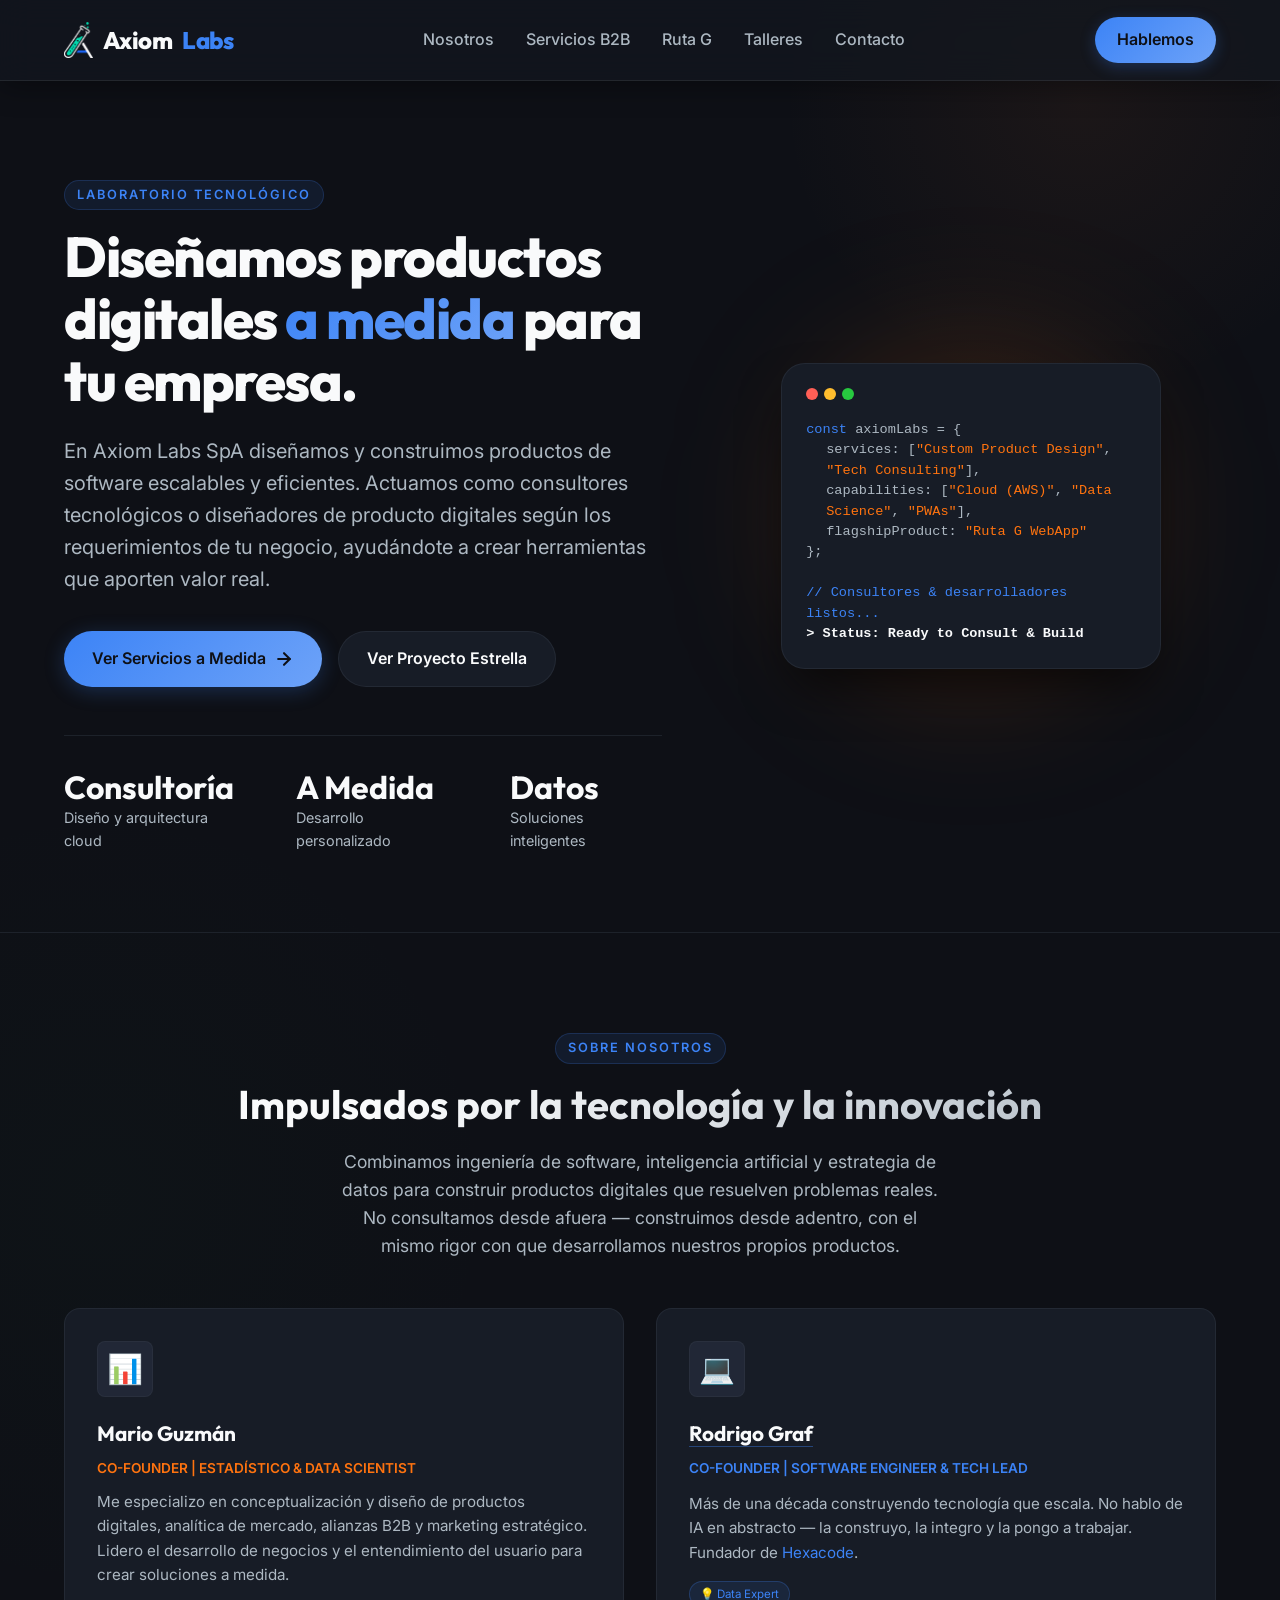
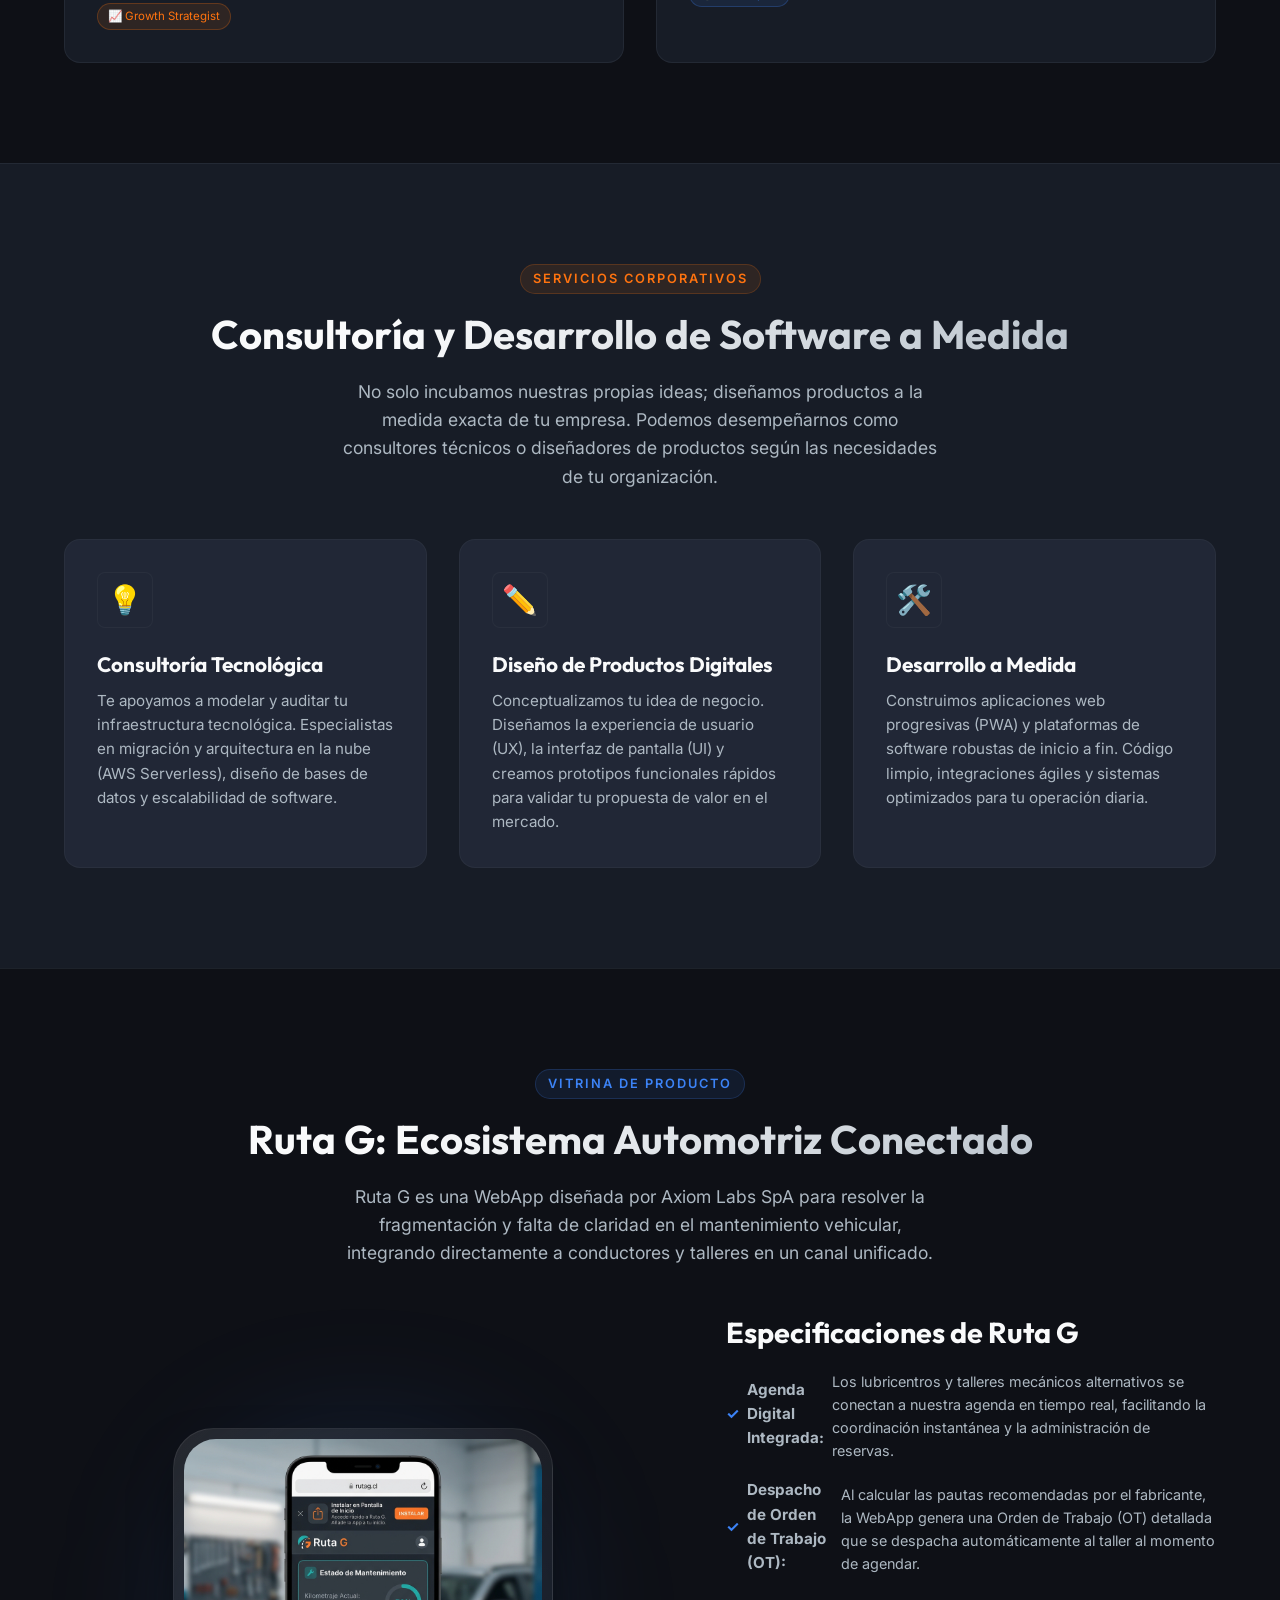
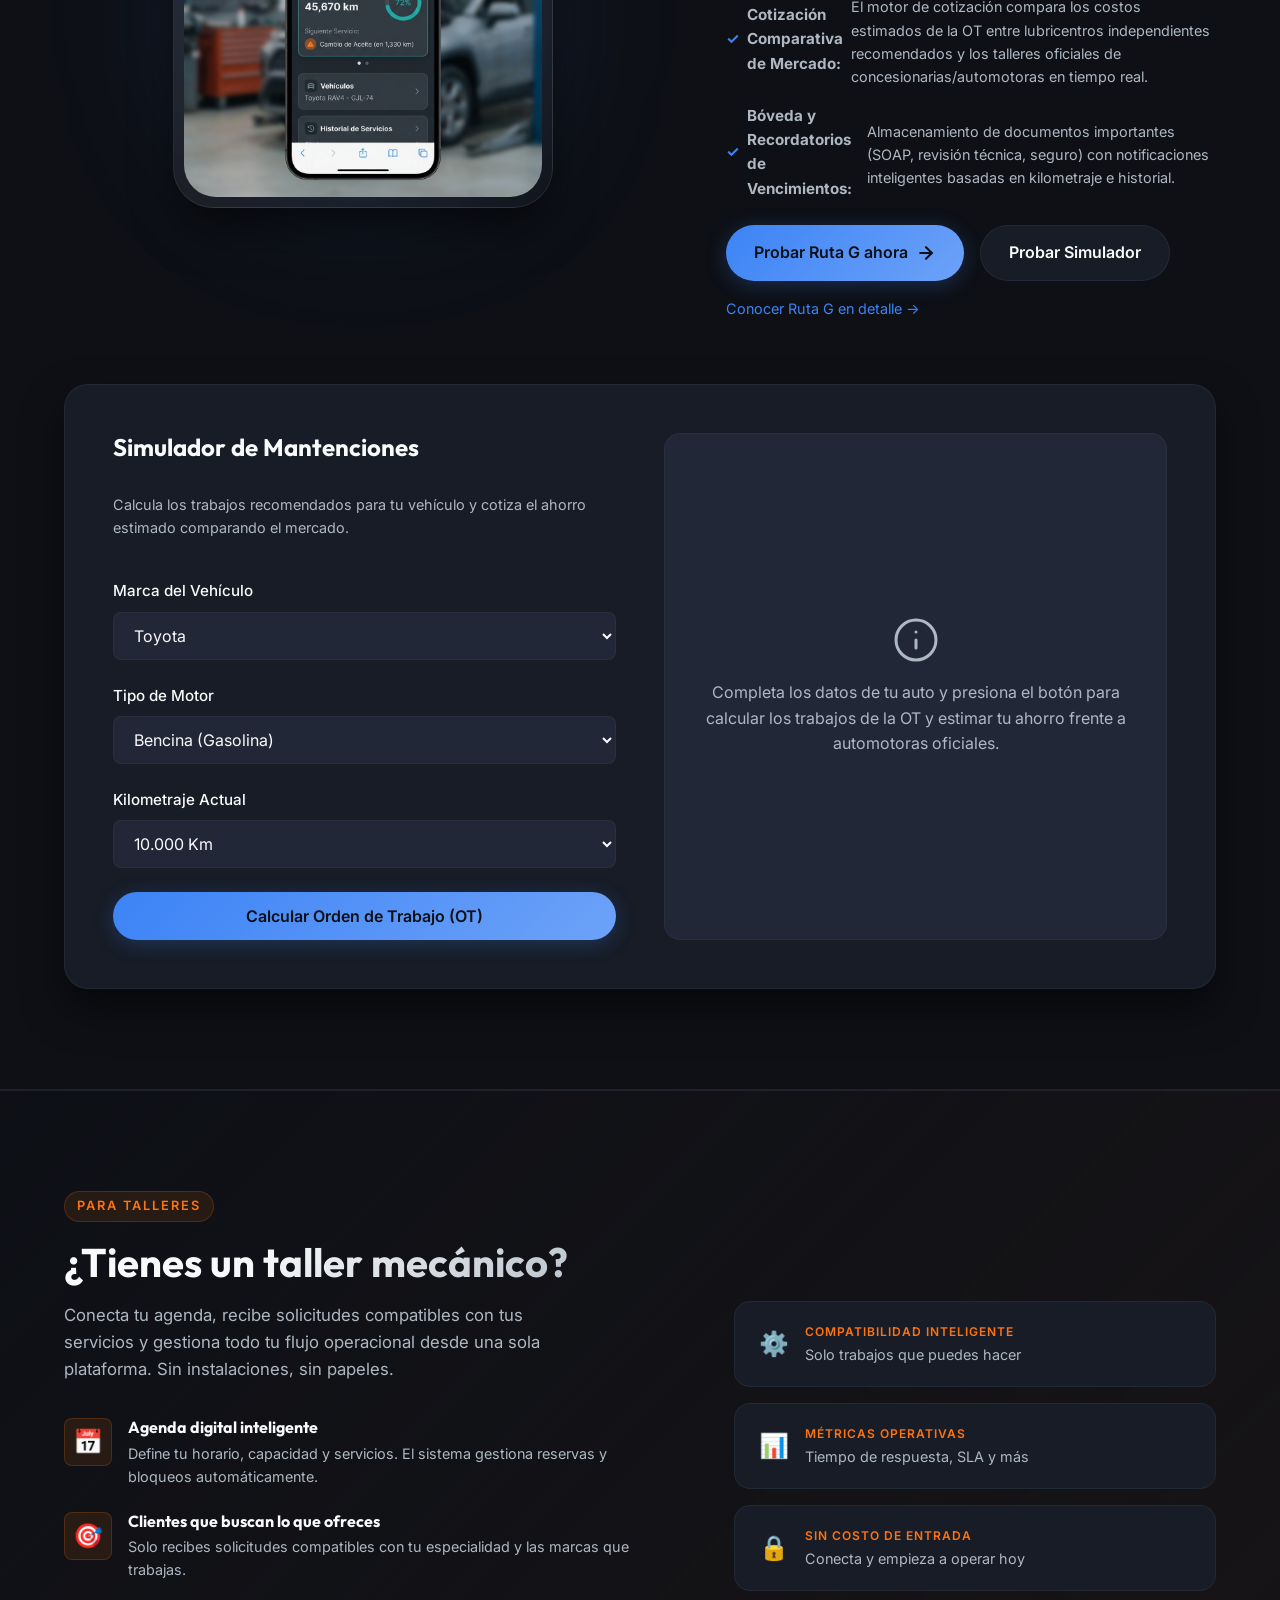
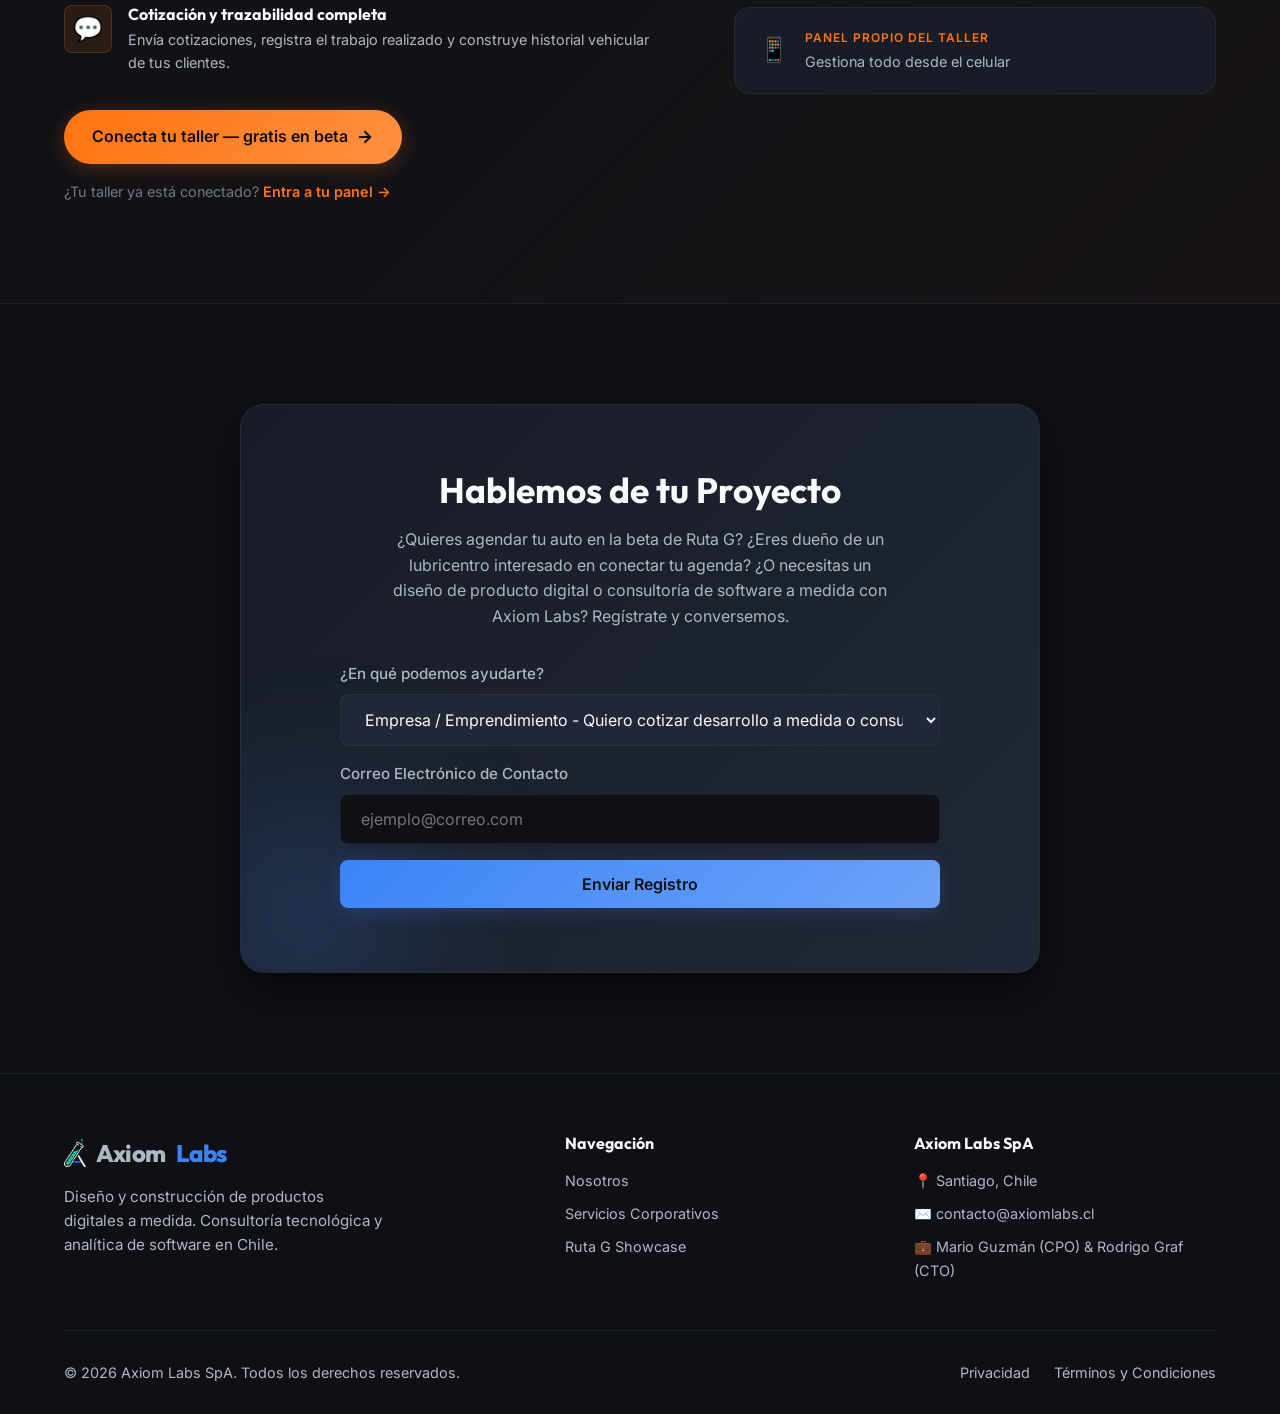
<file: index.html>
<!DOCTYPE html>
<html lang="es">
<head>
  <meta charset="UTF-8">
  <meta name="viewport" content="width=device-width, initial-scale=1.0">
  
  <!-- SEO Primary Tags -->
  <title>Axiom Labs | Consultores y Creadores de Productos Digitales a Escala</title>
  <meta name="description" content="Axiom Labs SpA diseña productos a medida, ofrece consultoría tecnológica y desarrolla soluciones digitales eficientes y basadas en datos. Creadores de la WebApp Ruta G.">
  <meta name="keywords" content="axiom labs, software a medida, consultoria tecnologica, diseño de producto, data science, machine learning, cloud architecture, ruta g, pwa, chile">
  <meta name="author" content="Axiom Labs SpA">
  
  <!-- Open Graph / Facebook -->
  <meta property="og:type" content="website">
  <meta property="og:url" content="https://www.axiomlabs.cl/">
  <meta property="og:title" content="Axiom Labs | Consultoría Tecnológica y Software a Medida">
  <meta property="og:description" content="Diseñamos soluciones tecnológicas a medida y productos digitales de alto valor. Conoce Ruta G, nuestra WebApp de mantenimiento vehicular inteligente.">
  <meta property="og:image" content="https://axiomlabs.cl/assets/ruta_g_pwa_mockup.png">

  <!-- Twitter -->
  <meta property="twitter:card" content="summary_large_image">
  <meta property="twitter:url" content="https://www.axiomlabs.cl/">
  <meta property="twitter:title" content="Axiom Labs | Productos Digitales e Ingeniería">
  <meta property="twitter:description" content="De la idea al código. Conoce la WebApp Ruta G y nuestros servicios de consultoría estratégica y desarrollo de software.">
  <meta property="twitter:image" content="https://axiomlabs.cl/assets/ruta_g_pwa_mockup.png">

  <!-- Favicon -->
  <link rel="icon" type="image/png" href="assets/axiomlabslogo.png">

  <!-- Stylesheet -->
  <link rel="stylesheet" href="style.css">
</head>
<body>

  <!-- Background Glows -->
  <div class="glow-background"></div>
  <div class="glow-background-left"></div>

  <!-- Header & Navigation -->
  <header class="navbar" id="main-header">
    <div class="container">
      <a href="#" class="logo" id="nav-brand">
        <img src="assets/axiomlabslogo.png" alt="Axiom Labs" style="height: 36px; width: auto; display: block;">
        Axiom <span>Labs</span>
      </a>
      <nav aria-label="Navegación principal">
        <ul class="nav-links" id="nav-menu">
          <li><a href="#about" class="nav-link-item" id="nav-lnk-about">Nosotros</a></li>
          <li><a href="#services" class="nav-link-item" id="nav-lnk-services">Servicios B2B</a></li>
          <li><a href="#rutag" class="nav-link-item" id="nav-lnk-rutag">Ruta G</a></li>
          <li><a href="#talleres" class="nav-link-item" id="nav-lnk-talleres">Talleres</a></li>
          <li><a href="#contact" class="nav-link-item" id="nav-lnk-contact">Contacto</a></li>
        </ul>
      </nav>
      <a href="#contact" class="nav-cta" id="nav-btn-contact">Hablemos</a>
      <div class="mobile-menu-btn" id="mobile-toggle" aria-label="Abrir menú de navegación">☰</div>
    </div>
  </header>

  <!-- Hero Section -->
  <main>
    <section class="hero" id="hero-section">
      <div class="container hero-grid">
        <div class="hero-content">
          <span class="section-tag" id="tag-hero">Laboratorio Tecnológico</span>
          <h1 class="hero-title" id="main-heading">
            Diseñamos productos digitales <span>a medida</span> para tu empresa.
          </h1>
          <p class="hero-text" id="hero-paragraph">
            En Axiom Labs SpA diseñamos y construimos productos de software escalables y eficientes. Actuamos como consultores tecnológicos o diseñadores de producto digitales según los requerimientos de tu negocio, ayudándote a crear herramientas que aporten valor real.
          </p>
          <div class="hero-actions">
            <a href="#services" class="btn btn-primary" id="btn-hero-services">
              Ver Servicios a Medida
              <svg width="20" height="20" viewBox="0 0 24 24" fill="none" stroke="currentColor" stroke-width="2.5" stroke-linecap="round" stroke-linejoin="round"><line x1="5" y1="12" x2="19" y2="12"></line><polyline points="12 5 19 12 12 19"></polyline></svg>
            </a>
            <a href="#rutag" class="btn btn-secondary" id="btn-hero-explore">Ver Proyecto Estrella</a>
          </div>
          <div class="hero-stats">
            <div class="stat-item" id="stat-data">
              <h3>Consultoría<span></span></h3>
              <p>Diseño y arquitectura cloud</p>
            </div>
            <div class="stat-item" id="stat-infra">
              <h3>A Medida<span></span></h3>
              <p>Desarrollo personalizado</p>
            </div>
            <div class="stat-item" id="stat-agile">
              <h3>Datos<span></span></h3>
              <p>Soluciones inteligentes</p>
            </div>
          </div>
        </div>
        <div class="hero-visual">
          <div class="glow-circle" style="background-color: var(--accent-orange-glow);"></div>
          <!-- Visual coding console for Axiom Labs -->
          <div class="mockup-wrapper" style="border-radius: 24px; padding: 24px; background: var(--bg-secondary); border-color: var(--border-color); animation: floatApp 8s ease-in-out infinite;">
            <div style="display: flex; gap: 6px; margin-bottom: 20px;">
              <span style="width: 12px; height: 12px; border-radius: 50%; background: #ff5f56;"></span>
              <span style="width: 12px; height: 12px; border-radius: 50%; background: #ffbd2e;"></span>
              <span style="width: 12px; height: 12px; border-radius: 50%; background: #27c93f;"></span>
            </div>
            <div style="font-family: monospace; font-size: 0.85rem; color: var(--text-muted); line-height: 1.5;">
              <p><span style="color: var(--accent-cyan);">const</span> axiomLabs = {</p>
              <p style="padding-left: 20px;">services: [<span style="color: var(--accent-orange);">"Custom Product Design"</span>, <span style="color: var(--accent-orange);">"Tech Consulting"</span>],</p>
              <p style="padding-left: 20px;">capabilities: [<span style="color: var(--accent-orange);">"Cloud (AWS)"</span>, <span style="color: var(--accent-orange);">"Data Science"</span>, <span style="color: var(--accent-orange);">"PWAs"</span>],</p>
              <p style="padding-left: 20px;">flagshipProduct: <span style="color: var(--accent-orange);">"Ruta G WebApp"</span></p>
              <p>};</p>
              <br>
              <p style="color: var(--accent-cyan);">// Consultores & desarrolladores listos...</p>
              <p style="color: var(--text-main); font-weight: bold;">> Status: Ready to Consult & Build</p>
            </div>
          </div>
        </div>
      </div>
    </section>

    <!-- About Us Section -->
    <section id="about" class="about-section" style="border-top: 1px solid var(--border-color);">
      <div class="container">
        <center>
          <span class="section-tag" id="tag-about">Sobre Nosotros</span>
          <h2 class="section-title" id="about-title">Impulsados por la tecnología y la innovación</h2>
          <p class="section-desc" id="about-desc">
            Combinamos ingeniería de software, inteligencia artificial y estrategia de datos para construir productos digitales que resuelven problemas reales. No consultamos desde afuera — construimos desde adentro, con el mismo rigor con que desarrollamos nuestros propios productos.
          </p>
        </center>
        
        <div class="features-grid" style="grid-template-columns: repeat(auto-fit, minmax(280px, 1fr));">
          <article class="feature-card" id="founder-mario">
            <div class="feature-icon" aria-hidden="true" style="color: var(--accent-orange);">📊</div>
            <h3>Mario Guzmán</h3>
            <p style="font-size: 0.85rem; color: var(--accent-orange); margin-bottom: 10px; font-weight: 600; text-transform: uppercase;">Co-founder | Estadístico & Data Scientist</p>
            <p style="margin-bottom: 16px;">Me especializo en conceptualización y diseño de productos digitales, analítica de mercado, alianzas B2B y marketing estratégico. Lidero el desarrollo de negocios y el entendimiento del usuario para crear soluciones a medida.</p>
            <div style="display: flex; flex-wrap: wrap; gap: 8px;">
              <span style="font-size: 0.72rem; background: hsla(25,100%,53%,0.1); border: 1px solid hsla(25,100%,53%,0.25); color: var(--accent-orange); padding: 3px 10px; border-radius: 999px;">📈 Growth Strategist</span>
            </div>
          </article>

          <article class="feature-card" id="founder-rodrigo">
            <div class="feature-icon" aria-hidden="true" style="color: var(--accent-cyan);">💻</div>
            <h3><a href="https://rodrigograf.cl" target="_blank" rel="noopener" style="color: var(--text-main); border-bottom: 1px solid hsla(217,91%,60%,0.4); transition: var(--transition-fast);" onmouseover="this.style.color='var(--accent-cyan)'" onmouseout="this.style.color='var(--text-main)'">Rodrigo Graf</a></h3>
            <p style="font-size: 0.85rem; color: var(--accent-cyan); margin-bottom: 12px; font-weight: 600; text-transform: uppercase;">Co-founder | Software Engineer & Tech Lead</p>
            <p style="margin-bottom: 16px;">Más de una década construyendo tecnología que escala. No hablo de IA en abstracto — la construyo, la integro y la pongo a trabajar. Fundador de <a href="https://hexacode.cl" target="_blank" rel="noopener" style="color: var(--accent-cyan);">Hexacode</a>.</p>
            <div style="display: flex; flex-wrap: wrap; gap: 8px;">
              <span style="font-size: 0.72rem; background: hsla(217,91%,60%,0.1); border: 1px solid hsla(217,91%,60%,0.25); color: var(--accent-cyan); padding: 3px 10px; border-radius: 999px;">💡 Data Expert</span>
            </div>
          </article>
        </div>
      </div>
    </section>

    <!-- Services B2B Section (NEW/EXPANDED) -->
    <section id="services" class="services-section" style="border-top: 1px solid var(--border-color); background-color: var(--bg-secondary);">
      <div class="container">
        <center>
          <span class="section-tag section-tag-alt" id="tag-services">Servicios Corporativos</span>
          <h2 class="section-title" id="services-title">Consultoría y Desarrollo de Software a Medida</h2>
          <p class="section-desc" id="services-desc">
            No solo incubamos nuestras propias ideas; diseñamos productos a la medida exacta de tu empresa. Podemos desempeñarnos como consultores técnicos o diseñadores de productos según las necesidades de tu organización.
          </p>
        </center>

        <div class="features-grid">
          <article class="feature-card" id="srv-consulting" style="background-color: var(--bg-tertiary);">
            <div class="feature-icon" aria-hidden="true" style="color: var(--accent-orange);">💡</div>
            <h3>Consultoría Tecnológica</h3>
            <p>Te apoyamos a modelar y auditar tu infraestructura tecnológica. Especialistas en migración y arquitectura en la nube (AWS Serverless), diseño de bases de datos y escalabilidad de software.</p>
          </article>

          <article class="feature-card" id="srv-design" style="background-color: var(--bg-tertiary);">
            <div class="feature-icon" aria-hidden="true" style="color: var(--accent-orange);">✏️</div>
            <h3>Diseño de Productos Digitales</h3>
            <p>Conceptualizamos tu idea de negocio. Diseñamos la experiencia de usuario (UX), la interfaz de pantalla (UI) y creamos prototipos funcionales rápidos para validar tu propuesta de valor en el mercado.</p>
          </article>

          <article class="feature-card" id="srv-development" style="background-color: var(--bg-tertiary);">
            <div class="feature-icon" aria-hidden="true" style="color: var(--accent-orange);">🛠️</div>
            <h3>Desarrollo a Medida</h3>
            <p>Construimos aplicaciones web progresivas (PWA) y plataformas de software robustas de inicio a fin. Código limpio, integraciones ágiles y sistemas optimizados para tu operación diaria.</p>
          </article>
        </div>
      </div>
    </section>

    <!-- Flagship Product: Ruta G Showcase -->
    <section id="rutag" class="rutag-section" style="border-top: 1px solid var(--border-color); border-bottom: 1px solid var(--border-color);">
      <div class="container">
        <center>
          <span class="section-tag" id="tag-flagship">Vitrina de Producto</span>
          <h2 class="section-title" id="flagship-title">Ruta G: Ecosistema Automotriz Conectado</h2>
          <p class="section-desc" id="flagship-desc">Ruta G es una WebApp diseñada por Axiom Labs SpA para resolver la fragmentación y falta de claridad en el mantenimiento vehicular, integrando directamente a conductores y talleres en un canal unificado.</p>
        </center>

        <div class="hero-grid" style="margin-bottom: 64px;">
          <div class="hero-visual">
            <div class="glow-circle" style="background-color: var(--accent-cyan-glow);"></div>
            <div class="mockup-wrapper" id="pwa-mockup">
              <img src="assets/ruta_g_pwa_mockup.png" alt="WebApp Ruta G en un navegador de celular, mostrando el comparador de cotizaciones en tiempo real y la agenda digital" class="mockup-img">
            </div>
          </div>
          
          <div class="hero-content" style="text-align: left;">
            <h3 style="font-size: 1.8rem; margin-bottom: 16px; color: var(--text-main);">Especificaciones de Ruta G</h3>
            <ul class="result-tasks-list" style="margin-bottom: 24px; gap: 16px;">
              <li>
                <strong>Agenda Digital Integrada:</strong>
                <span style="color: var(--text-muted); display: block; font-size: 0.9rem; margin-top: 4px;">Los lubricentros y talleres mecánicos alternativos se conectan a nuestra agenda en tiempo real, facilitando la coordinación instantánea y la administración de reservas.</span>
              </li>
              <li>
                <strong>Despacho de Orden de Trabajo (OT):</strong>
                <span style="color: var(--text-muted); display: block; font-size: 0.9rem; margin-top: 4px;">Al calcular las pautas recomendadas por el fabricante, la WebApp genera una Orden de Trabajo (OT) detallada que se despacha automáticamente al taller al momento de agendar.</span>
              </li>
              <li>
                <strong>Cotización Comparativa de Mercado:</strong>
                <span style="color: var(--text-muted); display: block; font-size: 0.9rem; margin-top: 4px;">El motor de cotización compara los costos estimados de la OT entre lubricentros independientes recomendados y los talleres oficiales de concesionarias/automotoras en tiempo real.</span>
              </li>
              <li>
                <strong>Bóveda y Recordatorios de Vencimientos:</strong>
                <span style="color: var(--text-muted); display: block; font-size: 0.9rem; margin-top: 4px;">Almacenamiento de documentos importantes (SOAP, revisión técnica, seguro) con notificaciones inteligentes basadas en kilometraje e historial.</span>
              </li>
            </ul>
            <div class="hero-actions" style="margin-bottom: 0;">
              <a href="https://app.rutag.cl" target="_blank" rel="noopener" class="btn btn-primary" id="btn-showcase-open">
                Probar Ruta G ahora
                <svg width="20" height="20" viewBox="0 0 24 24" fill="none" stroke="currentColor" stroke-width="2.5" stroke-linecap="round" stroke-linejoin="round"><line x1="5" y1="12" x2="19" y2="12"></line><polyline points="12 5 19 12 12 19"></polyline></svg>
              </a>
              <a href="#calculator" class="btn btn-secondary" id="btn-showcase-calc">Probar Simulador</a>
            </div>
            <p style="margin-top: 16px; font-size: 0.9rem;">
              <a href="https://rutag.cl" style="color: var(--accent-cyan);">Conocer Ruta G en detalle →</a>
            </p>
          </div>
        </div>

        <!-- Interactive Calculator -->
        <div class="calc-card" id="calculator" style="margin-top: 64px;">
          <div class="calc-inputs">
            <h3 style="font-size: 1.5rem; margin-bottom: 8px;">Simulador de Mantenciones</h3>
            <p style="color: var(--text-muted); font-size: 0.9rem; margin-bottom: 16px;">Calcula los trabajos recomendados para tu vehículo y cotiza el ahorro estimado comparando el mercado.</p>
            
            <div class="form-group">
              <label for="vehicle-make">Marca del Vehículo</label>
              <select id="vehicle-make">
                <option value="toyota">Toyota</option>
                <option value="hyundai">Hyundai</option>
                <option value="kia">Kia</option>
                <option value="chevrolet">Chevrolet</option>
                <option value="nissan">Nissan</option>
                <option value="mazda">Mazda</option>
                <option value="ford">Ford</option>
                <option value="mitsubishi">Mitsubishi</option>
                <option value="suzuki">Suzuki</option>
                <option value="peugeot">Peugeot</option>
              </select>
            </div>
            
            <div class="form-group">
              <label for="vehicle-fuel">Tipo de Motor</label>
              <select id="vehicle-fuel">
                <option value="bencina">Bencina (Gasolina)</option>
                <option value="diesel">Diésel</option>
                <option value="hibrido">Híbrido</option>
              </select>
            </div>

            <div class="form-group">
              <label for="vehicle-mileage">Kilometraje Actual</label>
              <select id="vehicle-mileage">
                <option value="10000">10.000 Km</option>
                <option value="20000">20.000 Km</option>
                <option value="40000">40.000 Km</option>
                <option value="60000">60.000 Km</option>
                <option value="100000">100.000 Km o más</option>
              </select>
            </div>

            <button type="button" class="btn btn-primary" id="btn-calculate" style="width: 100%;">
              Calcular Orden de Trabajo (OT)
            </button>
          </div>

          <div class="calc-results" id="calculator-results">
            <div class="result-placeholder" id="results-placeholder">
              <svg width="48" height="48" viewBox="0 0 24 24" fill="none" stroke="currentColor" stroke-width="1.5" stroke-linecap="round" stroke-linejoin="round"><circle cx="12" cy="12" r="10"></circle><line x1="12" y1="16" x2="12" y2="12"></line><line x1="12" y1="8" x2="12.01" y2="8"></line></svg>
              <p>Completa los datos de tu auto y presiona el botón para calcular los trabajos de la OT y estimar tu ahorro frente a automotoras oficiales.</p>
            </div>

            <div class="result-data" id="results-content">
              <div class="result-header">
                <h4 id="result-vehicle-name">Toyota - 10.000 Km</h4>
                <p>Propuesta de Orden de Trabajo (OT)</p>
              </div>
              
              <div class="result-saving">
                <div class="saving-amount" id="result-saving-clp">$65.000</div>
                <div class="saving-text">
                  <strong>Ahorro frente a automotoras oficiales</strong><br>
                  estimado al derivar esta OT a lubricentros alternativos en Ruta G.
                </div>
              </div>

              <div class="result-tasks">
                <h5 class="result-tasks-title">Detalle de la OT a Despachar:</h5>
                <ul class="result-tasks-list" id="result-tasks-container">
                  <!-- JS populated -->
                </ul>
              </div>

              <a href="https://app.rutag.cl" target="_blank" rel="noopener" class="btn btn-accent" id="btn-result-action" style="width: 100%;">
                Agendar esta mantención en Ruta G
              </a>
              <p style="text-align: center; font-size: 0.85rem; color: var(--text-subtle); margin-top: 12px;">
                ¿Prefieres que te contactemos? <a href="#contact" style="color: var(--accent-cyan);">Déjanos tu correo</a>
              </p>
            </div>
          </div>
        </div>
      </div>
    </section>

    <!-- Talleres Section -->
    <section id="talleres" class="talleres-section">
      <div class="container">
        <div class="talleres-grid">
          <div class="talleres-content">
            <span class="section-tag section-tag-alt">Para Talleres</span>
            <h2 class="section-title" style="margin-bottom: 16px;">¿Tienes un taller mecánico?</h2>
            <p style="color: var(--text-muted); font-size: 1.05rem; margin-bottom: 36px; max-width: 480px;">
              Conecta tu agenda, recibe solicitudes compatibles con tus servicios y gestiona todo tu flujo operacional desde una sola plataforma. Sin instalaciones, sin papeles.
            </p>
            <div class="talleres-benefits">
              <div class="taller-benefit">
                <div class="taller-benefit-icon">📅</div>
                <div>
                  <h4>Agenda digital inteligente</h4>
                  <p>Define tu horario, capacidad y servicios. El sistema gestiona reservas y bloqueos automáticamente.</p>
                </div>
              </div>
              <div class="taller-benefit">
                <div class="taller-benefit-icon">🎯</div>
                <div>
                  <h4>Clientes que buscan lo que ofreces</h4>
                  <p>Solo recibes solicitudes compatibles con tu especialidad y las marcas que trabajas.</p>
                </div>
              </div>
              <div class="taller-benefit">
                <div class="taller-benefit-icon">💬</div>
                <div>
                  <h4>Cotización y trazabilidad completa</h4>
                  <p>Envía cotizaciones, registra el trabajo realizado y construye historial vehicular de tus clientes.</p>
                </div>
              </div>
            </div>
            <a href="https://talleres.axiomlabs.cl/taller/registro.php" target="_blank" rel="noopener" class="btn btn-accent" id="btn-taller-cta" style="margin-top: 36px;">
              Conecta tu taller — gratis en beta
              <svg width="18" height="18" viewBox="0 0 24 24" fill="none" stroke="currentColor" stroke-width="2.5" stroke-linecap="round" stroke-linejoin="round"><line x1="5" y1="12" x2="19" y2="12"></line><polyline points="12 5 19 12 12 19"></polyline></svg>
            </a>
            <p style="margin-top: 16px; font-size: 0.9rem; color: var(--text-subtle);">
              ¿Tu taller ya está conectado? <a href="https://talleres.axiomlabs.cl" target="_blank" rel="noopener" style="color: var(--accent-orange); font-weight: 600;">Entra a tu panel →</a>
            </p>
          </div>
          <div class="talleres-visual">
            <div class="taller-stat-card">
              <div class="taller-stat-icon">⚙️</div>
              <div class="taller-stat-info">
                <span class="taller-stat-label">Compatibilidad inteligente</span>
                <span class="taller-stat-value">Solo trabajos que puedes hacer</span>
              </div>
            </div>
            <div class="taller-stat-card">
              <div class="taller-stat-icon">📊</div>
              <div class="taller-stat-info">
                <span class="taller-stat-label">Métricas operativas</span>
                <span class="taller-stat-value">Tiempo de respuesta, SLA y más</span>
              </div>
            </div>
            <div class="taller-stat-card">
              <div class="taller-stat-icon">🔒</div>
              <div class="taller-stat-info">
                <span class="taller-stat-label">Sin costo de entrada</span>
                <span class="taller-stat-value">Conecta y empieza a operar hoy</span>
              </div>
            </div>
            <div class="taller-stat-card">
              <div class="taller-stat-icon">📱</div>
              <div class="taller-stat-info">
                <span class="taller-stat-label">Panel propio del taller</span>
                <span class="taller-stat-value">Gestiona todo desde el celular</span>
              </div>
            </div>
          </div>
        </div>
      </div>
    </section>

    <!-- Waitlist / Contact Section (Pivoted to Axiom Labs) -->
    <section id="contact" class="waitlist-section" style="border-top: 1px solid var(--border-color);">
      <div class="container">
        <div class="waitlist-card">
          <h2>Hablemos de tu Proyecto</h2>
          <p>¿Quieres agendar tu auto en la beta de Ruta G? ¿Eres dueño de un lubricentro interesado en conectar tu agenda? ¿O necesitas un diseño de producto digital o consultoría de software a medida con Axiom Labs? Regístrate y conversemos.</p>
          
          <form class="waitlist-form" id="waitlist-form" action="submit.php" method="POST" style="flex-direction: column; max-width: 600px; gap: 16px; text-align: left;">
            <div class="form-group">
              <label for="contact-role" style="color: var(--text-muted);">¿En qué podemos ayudarte?</label>
              <select id="contact-role" name="tipo_consulta" style="border-radius: var(--radius-sm); padding: 14px 20px;">
                <option value="business">Empresa / Emprendimiento - Quiero cotizar desarrollo a medida o consultoría</option>
                <option value="workshop">Lubricentro / Taller - Quiero conectar mi agenda digital a Ruta G</option>
                <option value="driver">Conductor - Quiero probar el beta de la WebApp Ruta G</option>
              </select>
            </div>

            <div class="form-group">
              <label for="waitlist-email" style="color: var(--text-muted);">Correo Electrónico de Contacto</label>
              <input type="email" id="waitlist-email" name="email" placeholder="ejemplo@correo.com" required style="border-radius: var(--radius-sm); padding: 14px 20px;" aria-label="Correo electrónico de contacto">
            </div>

            <button type="submit" class="btn btn-primary" id="waitlist-submit" style="width: 100%; border-radius: var(--radius-sm);">
              Enviar Registro
            </button>
          </form>

          <div class="form-error-msg" id="waitlist-error" style="display:none; margin-top: 24px; color: var(--accent-orange);">
            ⚠️ Hubo un problema al enviar tu registro. Por favor intenta de nuevo o escríbenos directamente a contacto@axiomlabs.cl
          </div>

          <div class="form-success-msg" id="waitlist-success" style="margin-top: 24px;">
            ✅ ¡Registro recibido! Pronto nos pondremos en contacto contigo.
          </div>
        </div>
      </div>
    </section>
  </main>

  <!-- Footer -->
  <footer>
    <div class="container">
      <div class="footer-grid">
        <div class="footer-brand">
          <a href="#" class="logo" style="margin-bottom: 12px;" id="footer-logo">
            <img src="assets/axiomlabslogo.png" alt="Axiom Labs" style="height: 28px; width: auto; display: block;">
            Axiom <span>Labs</span>
          </a>
          <p>Diseño y construcción de productos digitales a medida. Consultoría tecnológica y analítica de software en Chile.</p>
        </div>
        <div class="footer-links">
          <h4>Navegación</h4>
          <ul>
            <li><a href="#about" id="ft-lnk-about">Nosotros</a></li>
            <li><a href="#services" id="ft-lnk-services">Servicios Corporativos</a></li>
            <li><a href="#rutag" id="ft-lnk-rutag">Ruta G Showcase</a></li>
          </ul>
        </div>
        <div class="footer-links">
          <h4>Axiom Labs SpA</h4>
          <ul>
            <li>📍 Santiago, Chile</li>
            <li>✉️ contacto@axiomlabs.cl</li>
            <li>💼 Mario Guzmán (CPO) & Rodrigo Graf (CTO)</li>
          </ul>
        </div>
      </div>
      
      <div class="footer-bottom">
        <p>&copy; 2026 Axiom Labs SpA. Todos los derechos reservados.</p>
        <div class="footer-bottom-links">
          <a href="/privacidad.html" id="privacy-link">Privacidad</a>
          <a href="/terminos.html" id="terms-link">Términos y Condiciones</a>
        </div>
      </div>
    </div>
  </footer>

  <!-- JavaScript Interaction Logic -->
  <script>
    document.addEventListener("DOMContentLoaded", function() {

      // Mobile Menu Toggle
      const mobileToggle = document.getElementById("mobile-toggle");
      const navMenu = document.getElementById("nav-menu");

      mobileToggle.addEventListener("click", function() {
        navMenu.classList.toggle("open");
        mobileToggle.textContent = navMenu.classList.contains("open") ? "✕" : "☰";
      });

      // Close menu on nav link click
      navMenu.querySelectorAll("a").forEach(link => {
        link.addEventListener("click", () => {
          navMenu.classList.remove("open");
          mobileToggle.textContent = "☰";
        });
      });

      // Founder link hover effect
      document.querySelectorAll(".founder-link").forEach(link => {
        link.addEventListener("mouseenter", function() {
          this.style.color = "var(--accent-cyan)";
          this.style.borderColor = "var(--accent-cyan)";
        });
        link.addEventListener("mouseleave", function() {
          this.style.color = "var(--text-muted)";
          this.style.borderColor = "var(--border-color)";
        });
      });

      // Maintenance Calculator Data (Localized to CLP and displaying specific OTs)
      const calculatorData = {
        "toyota": {
          "10000": {
            saving: "$55.000 CLP",
            tasks: ["Inspección de niveles y fluidos generales", "Cambio de aceite sintético (5W30) y filtro original", "Rotación de neumáticos", "Inspección de frenos de disco delanteros"]
          },
          "20000": {
            saving: "$80.000 CLP",
            tasks: ["Cambio de aceite de motor y filtro", "Cambio de filtro de aire de motor", "Alineación y balanceo", "Inspección de pastillas de freno y bujías"]
          },
          "40000": {
            saving: "$120.000 CLP",
            tasks: ["Cambio completo de aceite sintético y filtros", "Cambio de líquido de frenos DOT4", "Cambio de filtro de polen de cabina", "Limpieza de frenos traseros y rectificación"]
          },
          "60000": {
            saving: "$150.000 CLP",
            tasks: ["Cambio de aceite y filtro", "Cambio de bujías de encendido de iridio", "Inspección de correas de accesorios", "Limpieza de cuerpo de aceleración"]
          },
          "100000": {
            saving: "$210.000 CLP",
            tasks: ["Cambio de aceite de motor y filtro", "Reemplazo de refrigerante de motor (Long Life)", "Cambio de aceite de transmisión automática/manual", "Inspección de kit de suspensión y amortiguadores"]
          }
        },
        "hyundai": {
          "10000": {
            saving: "$50.000 CLP",
            tasks: ["Cambio de aceite sintético (5W30) y filtro", "Revisión de pastillas de freno y desgaste", "Ajuste de freno de estacionamiento", "Escaneo de códigos de error OBD-II"]
          },
          "20000": {
            saving: "$75.000 CLP",
            tasks: ["Cambio de aceite y filtro de motor", "Reemplazo de filtro de polen (A/C)", "Rotación y balanceo de ruedas", "Revisión de bujes de suspensión"]
          },
          "40000": {
            saving: "$110.000 CLP",
            tasks: ["Cambio de aceite sintético y filtro", "Reemplazo de filtro de gasolina de estanque", "Cambio de líquido de frenos y purgado de cañerías", "Alineación de dirección"]
          },
          "60000": {
            saving: "$140.000 CLP",
            tasks: ["Cambio de aceite y filtro", "Cambio de bujías e inspección de cables de encendido", "Inspección visual de kit de embrague", "Revisión de tensión de alternador"]
          },
          "100000": {
            saving: "$190.000 CLP",
            tasks: ["Cambio de aceite y filtro de motor", "Cambio de correa de alternador y bomba de agua", "Revisión de radiador y fugas", "Escaneo computarizado completo de la ECU"]
          }
        },
        "kia": {
          "10000": { saving: "$50.000 CLP", tasks: ["Cambio de aceite sintético y filtro", "Revisión de frenos y pastillas", "Inspección de niveles generales", "Escaneo OBD-II preventivo"] },
          "20000": { saving: "$75.000 CLP", tasks: ["Cambio de aceite y filtro de motor", "Rotación de neumáticos", "Cambio de filtro de aire de cabina", "Revisión de bujías e ignición"] },
          "40000": { saving: "$110.000 CLP", tasks: ["Cambio de aceite sintético y filtro", "Cambio de líquido de frenos DOT4", "Alineación y balanceo", "Inspección de correas de accesorios"] },
          "60000": { saving: "$140.000 CLP", tasks: ["Cambio de aceite y filtro", "Reemplazo de bujías de iridio", "Cambio de filtro de combustible", "Revisión de suspensión y dirección"] },
          "100000": { saving: "$190.000 CLP", tasks: ["Cambio de aceite y filtro de motor", "Cambio de aceite de caja automática", "Reemplazo de refrigerante de motor", "Inspección completa de tren motriz"] }
        },
        "mazda": {
          "10000": { saving: "$55.000 CLP", tasks: ["Cambio de aceite SkyActiv y filtro", "Revisión de frenos y calibración", "Inspección de sistema eléctrico", "Rotación de neumáticos"] },
          "20000": { saving: "$80.000 CLP", tasks: ["Cambio de aceite y filtro", "Cambio de filtro de aire motor", "Alineación de dirección", "Revisión de pastillas y discos"] },
          "40000": { saving: "$115.000 CLP", tasks: ["Cambio de aceite SkyActiv y filtros", "Cambio de líquido de frenos", "Cambio de filtro de habitáculo", "Inspección de amortiguadores"] },
          "60000": { saving: "$145.000 CLP", tasks: ["Cambio de aceite y filtro", "Reemplazo de bujías originales", "Revisión de sistema de escape", "Limpieza de inyectores"] },
          "100000": { saving: "$200.000 CLP", tasks: ["Cambio de aceite y filtro de motor", "Cambio de aceite de transmisión", "Revisión de kit de distribución", "Inspección general de suspensión"] }
        },
        "ford": {
          "10000": { saving: "$52.000 CLP", tasks: ["Cambio de aceite sintético y filtro", "Inspección de frenos traseros y delanteros", "Revisión de batería y alternador", "Rotación de neumáticos"] },
          "20000": { saving: "$78.000 CLP", tasks: ["Cambio de aceite y filtro de motor", "Cambio de filtro de aire", "Alineación y balanceo en dos ejes", "Revisión de bujes y rótulas"] },
          "40000": { saving: "$115.000 CLP", tasks: ["Cambio de aceite EcoBoost y filtro", "Cambio de líquido de frenos", "Inspección de correa de accesorios", "Cambio de filtro de combustible"] },
          "60000": { saving: "$145.000 CLP", tasks: ["Cambio de aceite y filtro", "Reemplazo de bujías", "Revisión de sistema de transmisión", "Diagnóstico computarizado ECU"] },
          "100000": { saving: "$195.000 CLP", tasks: ["Cambio de aceite y filtro de motor", "Cambio de aceite de caja de cambios", "Inspección de kit de embrague", "Revisión completa de chasis y suspensión"] }
        },
        "mitsubishi": {
          "10000": { saving: "$48.000 CLP", tasks: ["Cambio de aceite sintético y filtro", "Revisión de frenos y desgaste de pastillas", "Inspección de luces y fusibles", "Control de presión de neumáticos"] },
          "20000": { saving: "$72.000 CLP", tasks: ["Cambio de aceite y filtro de motor", "Cambio de filtro de aire de admisión", "Rotación de neumáticos", "Revisión de sistema de dirección"] },
          "40000": { saving: "$108.000 CLP", tasks: ["Cambio de aceite y filtros", "Cambio de líquido de frenos y purga", "Alineación y balanceo", "Inspección de diferencial 4WD"] },
          "60000": { saving: "$138.000 CLP", tasks: ["Cambio de aceite y filtro", "Reemplazo de bujías de motor", "Revisión de correa de distribución", "Cambio de aceite de transferencia"] },
          "100000": { saving: "$185.000 CLP", tasks: ["Cambio de aceite y filtro de motor", "Cambio de aceite de caja y diferencial", "Inspección de sistema 4WD completo", "Revisión de suspensión delantera y trasera"] }
        },
        // General backup data
        "general": {
          "10000": {
            saving: "$45.000 CLP",
            tasks: ["Cambio de aceite de motor y filtro", "Revisión de luces, batería y fusibles", "Rotación de neumáticos básica"]
          },
          "20000": {
            saving: "$70.000 CLP",
            tasks: ["Cambio de aceite y filtro", "Cambio de filtro de aire de admisión", "Alineación y balanceo en dos ejes", "Inspección general de frenos"]
          },
          "40000": {
            saving: "$105.000 CLP",
            tasks: ["Cambio de aceite de motor y filtros", "Cambio de líquido de frenos", "Inspección visual de correas, mangueras e hidráulico"]
          },
          "60000": {
            saving: "$130.000 CLP",
            tasks: ["Cambio de aceite y filtro", "Reemplazo de bujías de motor", "Limpieza de frenos traseros y testeo de gases"]
          },
          "100000": {
            saving: "$180.000 CLP",
            tasks: ["Cambio de aceite y filtro de motor", "Cambio de aceite de caja de transmisión", "Inspección de amortiguadores y extremos de dirección"]
          }
        }
      };

      // Calculator Trigger
      const btnCalculate = document.getElementById("btn-calculate");
      const makeSelect = document.getElementById("vehicle-make");
      const fuelSelect = document.getElementById("vehicle-fuel");
      const mileageSelect = document.getElementById("vehicle-mileage");
      const placeholder = document.getElementById("results-placeholder");
      const resultsContent = document.getElementById("results-content");
      const resultVehicleName = document.getElementById("result-vehicle-name");
      const resultSavingClp = document.getElementById("result-saving-clp");
      const resultTasksContainer = document.getElementById("result-tasks-container");

      btnCalculate.addEventListener("click", function() {
        const make = makeSelect.value;
        const fuel = fuelSelect.value;
        const mileage = mileageSelect.value;

        // Choose data category
        const selectedData = calculatorData[make] || calculatorData["general"];
        const output = selectedData[mileage] || calculatorData["general"][mileage];

        // Format labels
        const fuelLabel = fuelSelect.options[fuelSelect.selectedIndex].text;
        const makeLabel = makeSelect.options[makeSelect.selectedIndex].text;
        const mileageLabel = mileageSelect.options[mileageSelect.selectedIndex].text;

        // Populate results card
        resultVehicleName.textContent = `${makeLabel} (${fuelLabel}) - ${mileageLabel}`;
        resultSavingClp.textContent = output.saving;

        // Populate tasks list
        resultTasksContainer.innerHTML = "";
        output.tasks.forEach(task => {
          const li = document.createElement("li");
          li.textContent = task;
          resultTasksContainer.appendChild(li);
        });

        // Hide placeholder and show content
        placeholder.style.display = "none";
        resultsContent.style.display = "block";
      });

      // Waitlist Form Handler
      const waitlistForm = document.getElementById("waitlist-form");
      const successMsg = document.getElementById("waitlist-success");
      const errorMsg = document.getElementById("waitlist-error");
      const submitBtn = document.getElementById("waitlist-submit");

      waitlistForm.addEventListener("submit", async function(e) {
        e.preventDefault();
        submitBtn.textContent = "Enviando...";
        submitBtn.disabled = true;

        try {
          const response = await fetch(waitlistForm.action, {
            method: "POST",
            body: new FormData(waitlistForm)
          });

          const data = await response.json();

          if (data.ok) {
            waitlistForm.style.display = "none";
            errorMsg.style.display = "none";
            successMsg.style.display = "block";
          } else {
            throw new Error(data.error || "Error en el servidor");
          }
        } catch (err) {
          errorMsg.style.display = "block";
          submitBtn.textContent = "Enviar Registro";
          submitBtn.disabled = false;
        }
      });

    });
  </script>
</body>
</html>
</file>
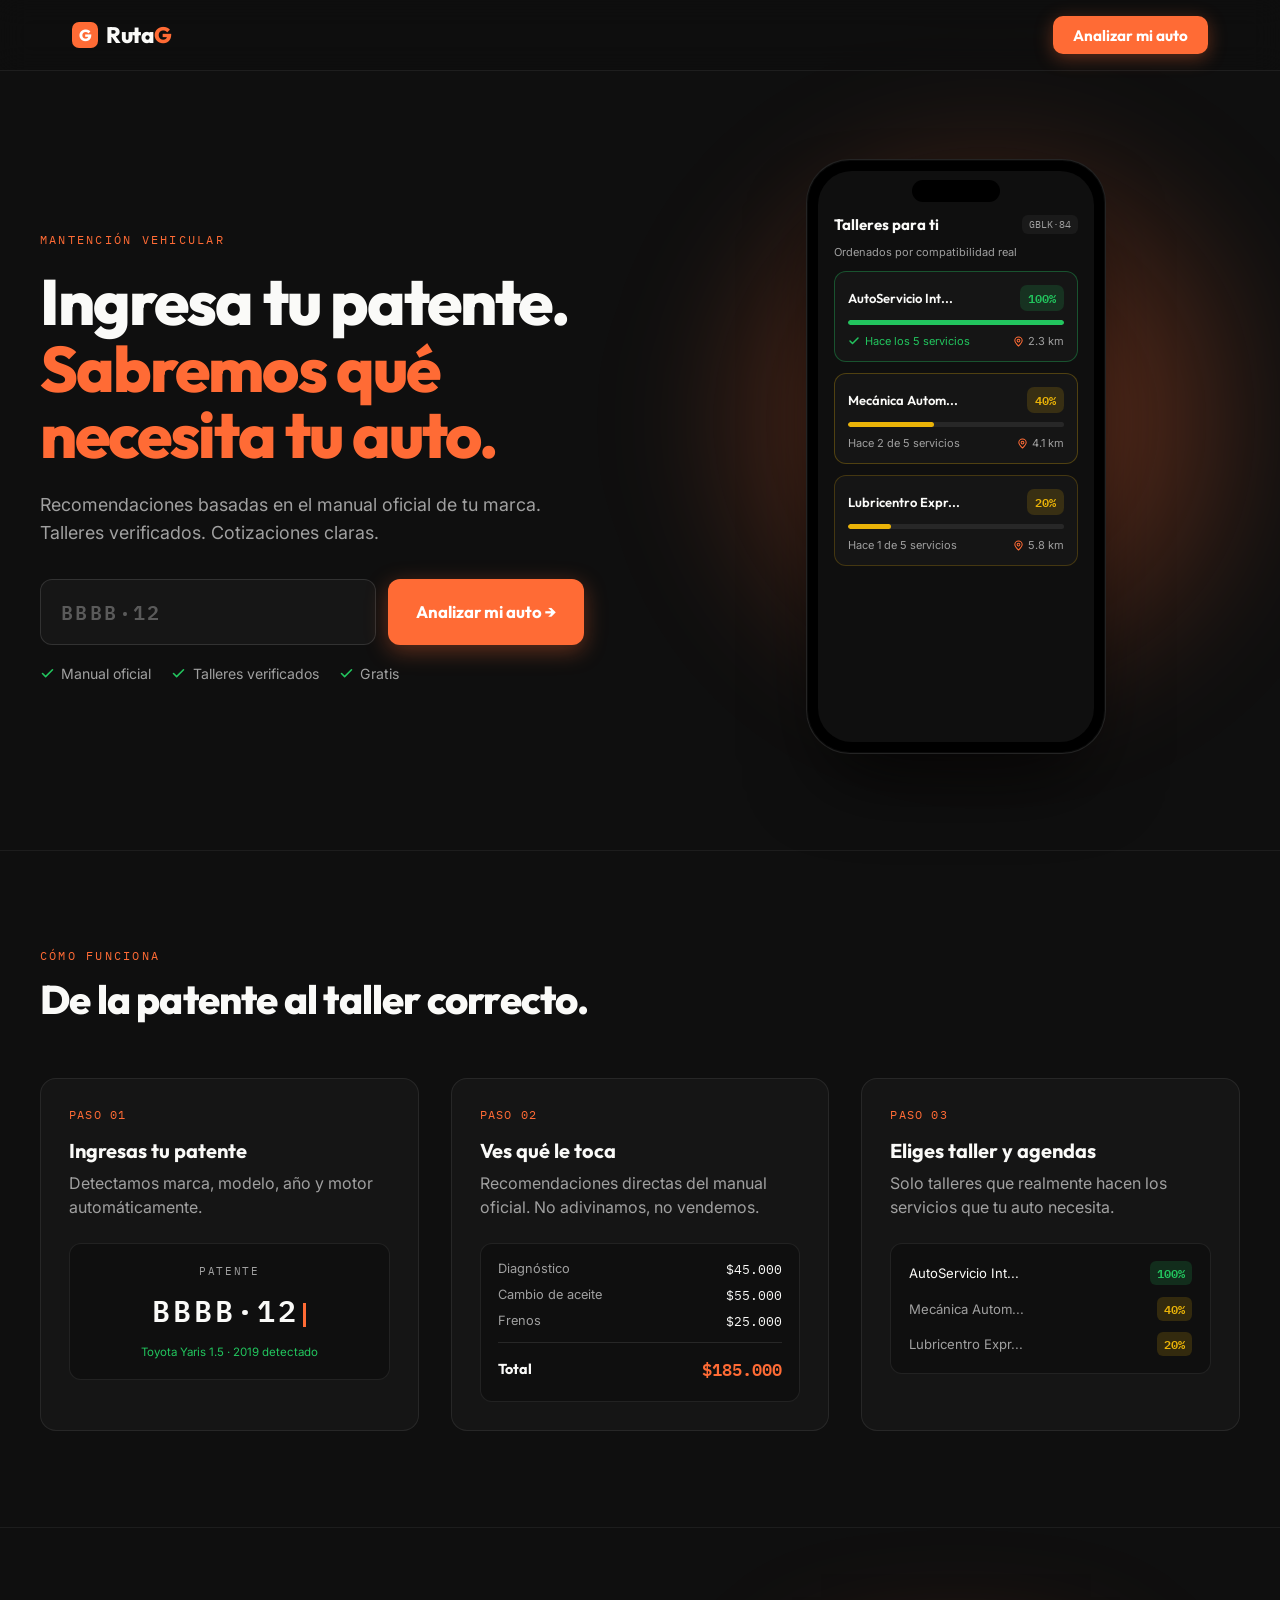
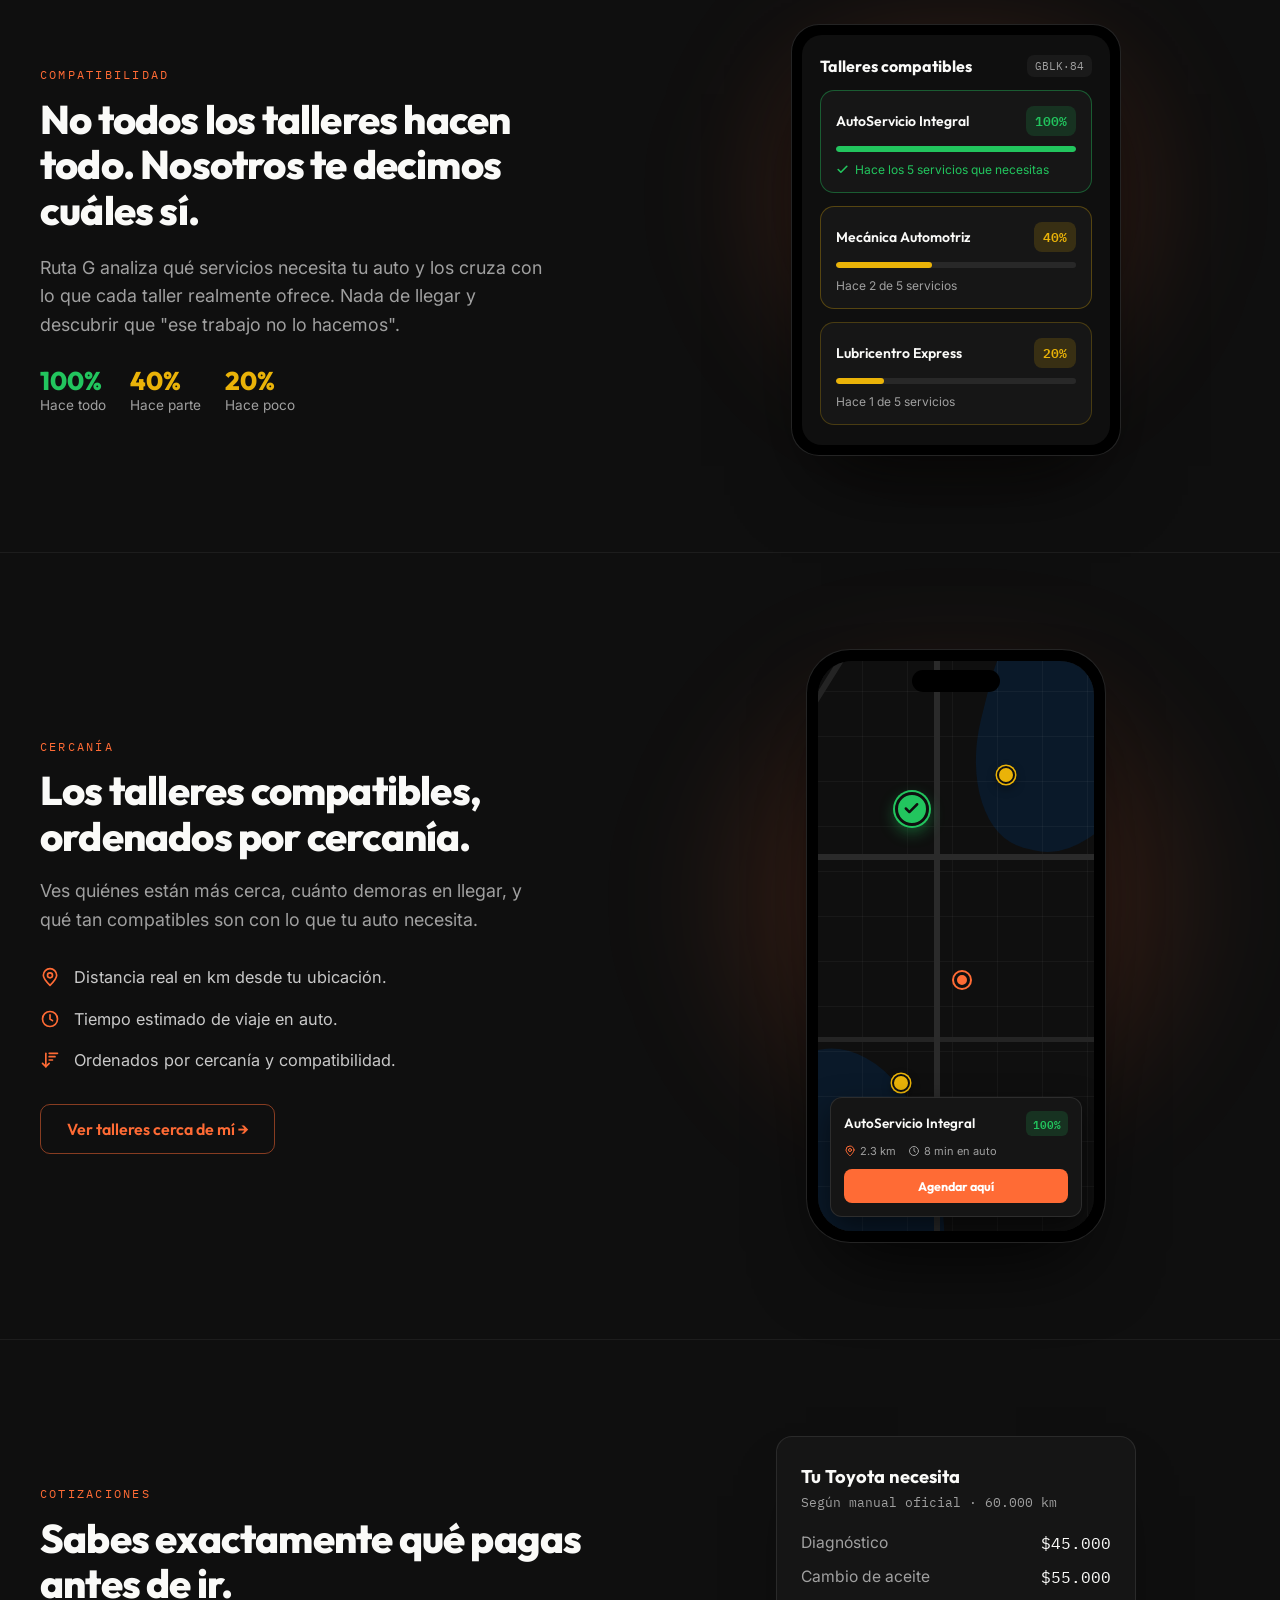
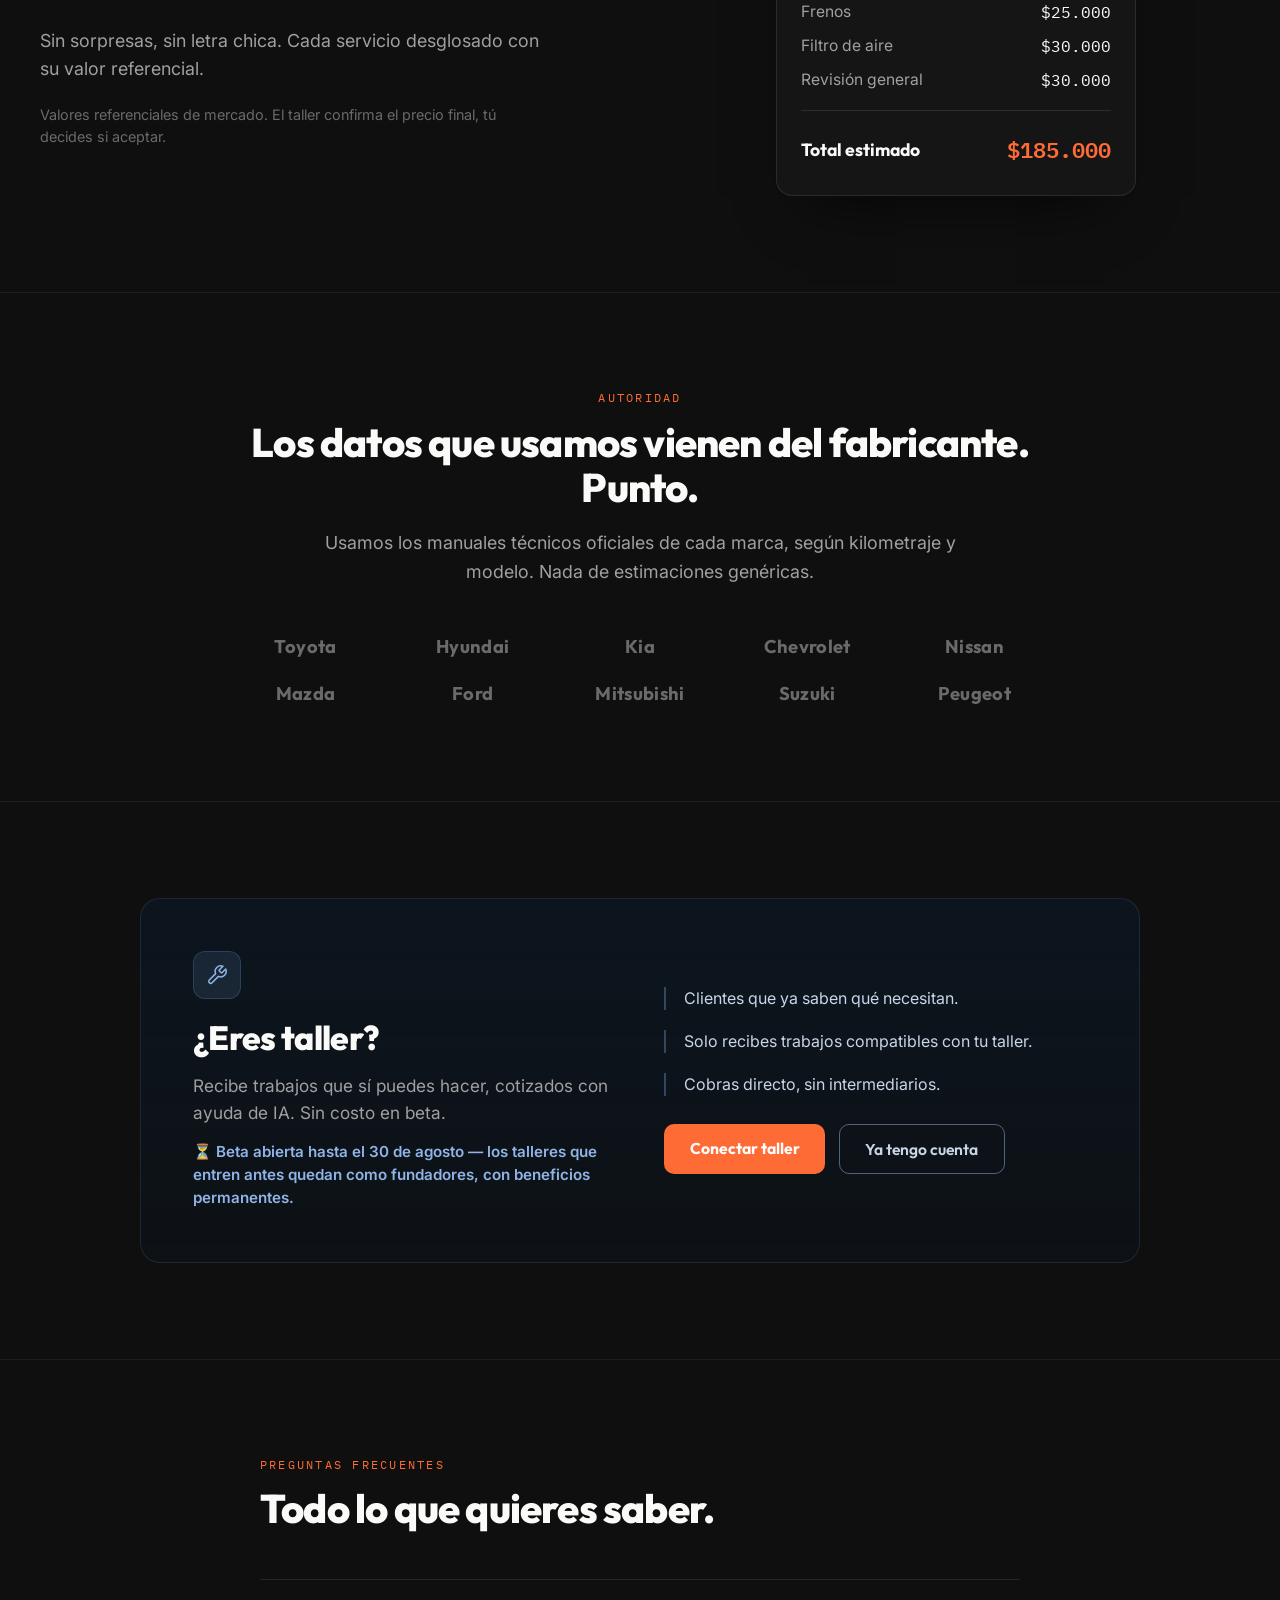
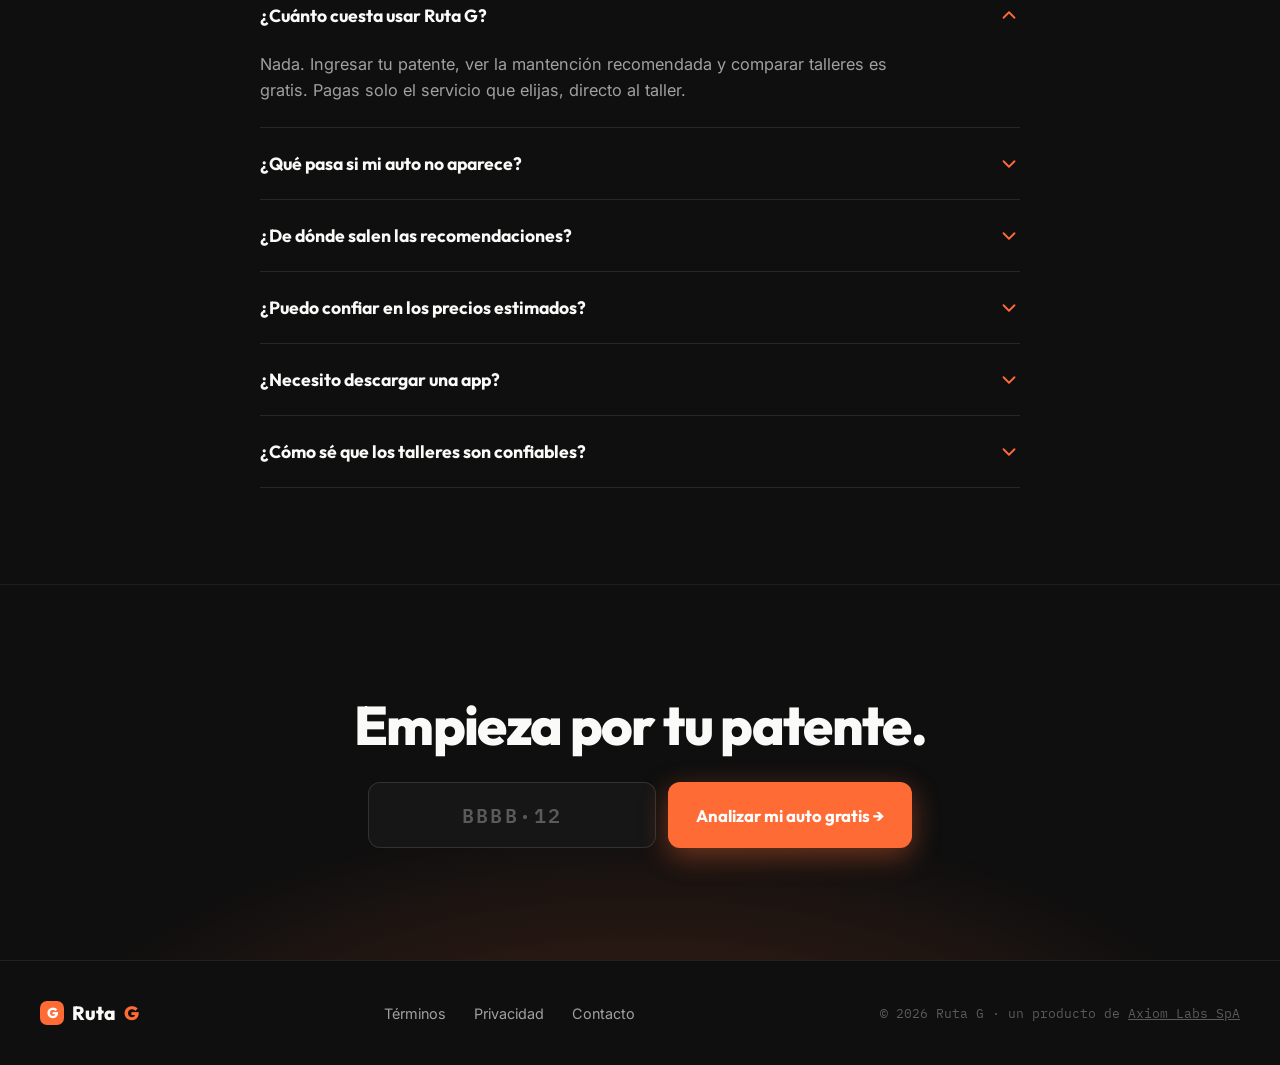
<file: ruta-g/index.html>
<!DOCTYPE html>
<html lang="es-CL">
<head>
  <meta charset="UTF-8">
  <meta name="viewport" content="width=device-width, initial-scale=1.0">

  <title>Ruta G | Analiza tu auto, compara talleres y agenda tu mantención online</title>
  <meta name="description" content="Ingresa tu patente y Ruta G te dice qué mantención necesita tu auto según el manual oficial, compara talleres verificados por compatibilidad y cercanía, y agenda online. Gratis para conductores.">
  <meta name="keywords" content="mantencion auto, cotizar mantencion, taller mecanico santiago, cambio de aceite, agendar taller, ruta g, lubricentro">
  <meta name="author" content="Axiom Labs SpA">

  <link rel="canonical" href="https://rutag.cl/">

  <!-- Open Graph -->
  <meta property="og:type" content="website">
  <meta property="og:url" content="https://rutag.cl/">
  <meta property="og:title" content="Ruta G | Ingresa tu patente. Sabremos qué necesita tu auto.">
  <meta property="og:description" content="Recomendaciones del manual oficial de tu marca, talleres verificados por compatibilidad y agenda online. Gratis, sin descargas.">
  <meta property="og:image" content="https://rutag.cl/assets/ruta_g_pwa_mockup.png">
  <meta property="og:locale" content="es_CL">
  <meta property="og:site_name" content="Ruta G">

  <!-- Twitter -->
  <meta property="twitter:card" content="summary_large_image">
  <meta property="twitter:title" content="Ruta G | Ingresa tu patente. Sabremos qué necesita tu auto.">
  <meta property="twitter:description" content="Recomendaciones del manual oficial de tu marca, talleres verificados por compatibilidad y agenda online. Gratis, sin descargas.">
  <meta property="twitter:image" content="https://rutag.cl/assets/ruta_g_pwa_mockup.png">

  <link rel="icon" type="image/svg+xml" href='data:image/svg+xml,<svg xmlns="http://www.w3.org/2000/svg" viewBox="0 0 64 64"><rect width="64" height="64" rx="16" fill="%23FF6B35"/><text x="32" y="45" font-family="Arial,Helvetica,sans-serif" font-size="38" font-weight="900" fill="%23fff" text-anchor="middle">G</text></svg>'>
  <meta name="theme-color" content="#0F0F0F">

  <link rel="preconnect" href="https://fonts.googleapis.com">
  <link rel="preconnect" href="https://fonts.gstatic.com" crossorigin>
  <link href="https://fonts.googleapis.com/css2?family=Outfit:wght@600;700;800&family=Inter:wght@400;500;600&family=IBM+Plex+Mono:wght@400;500;600&display=swap" rel="stylesheet">

  <style>
    *{box-sizing:border-box}
    html{scroll-behavior:smooth}
    body{margin:0;background:#0F0F0F;color:#FAFAF8;font-family:'Inter',system-ui,sans-serif;-webkit-font-smoothing:antialiased;text-rendering:optimizeLegibility}
    a{color:#FF6B35;text-decoration:none}
    a:hover{color:#ff855c}
    button{font-family:inherit}
    ::selection{background:#FF6B35;color:#fff}
    input{font-family:inherit}
    input::placeholder{color:#5a5a5a}
    @keyframes revealUp{from{opacity:0;transform:translateY(26px)}to{opacity:1;transform:none}}
    @keyframes floatTilt{0%,100%{transform:perspective(1300px) rotateY(-13deg) rotateX(3deg) translateY(0)}50%{transform:perspective(1300px) rotateY(-13deg) rotateX(3deg) translateY(-16px)}}
    @keyframes floatSoft{0%,100%{transform:translateY(0)}50%{transform:translateY(-10px)}}
    @keyframes caret{0%,100%{opacity:1}50%{opacity:0}}
    @keyframes glowPulse{0%,100%{opacity:.55}50%{opacity:.8}}
    @keyframes revealRight{from{opacity:0;transform:translateX(44px)}to{opacity:1;transform:none}}
    @keyframes pulseRing{0%{transform:scale(.6);opacity:.75}70%,100%{transform:scale(2.6);opacity:0}}
    /* hovers/focus (el diseño original los aplicaba por framework; acá van con !important para ganarle al estilo inline) */
    .cta:hover{filter:brightness(1.1);transform:translateY(-2px)}
    .cta-flat:hover{filter:brightness(1.1)}
    .ghost-orange:hover{background:rgba(255,107,53,.12)!important}
    .ghost-blue:hover{background:rgba(120,170,230,.12)!important}
    .flink:hover{color:#fff!important}
    .brandi:hover{color:#FAFAF8!important}
    input.plate:focus{border-color:#FF6B35!important;box-shadow:0 0 0 4px rgba(255,107,53,.18)!important;outline:none}
    /* FAQ acordeón */
    .faq-panel{max-height:0;opacity:0;overflow:hidden;transition:max-height .4s cubic-bezier(.22,.61,.36,1),opacity .3s ease}
    .faq-item.open .faq-panel{max-height:320px;opacity:1}
    .faq-chev{display:flex;flex:none;transition:transform .3s ease}
    .faq-item.open .faq-chev{transform:rotate(180deg)}
  </style>

  <!-- Datos estructurados: FAQPage habilita resultados enriquecidos en Google -->
  <script type="application/ld+json">
  {
    "@context": "https://schema.org",
    "@graph": [
      {
        "@type": "Organization",
        "@id": "https://axiomlabs.cl/#org",
        "name": "Axiom Labs SpA",
        "url": "https://axiomlabs.cl",
        "email": "contacto@axiomlabs.cl",
        "address": { "@type": "PostalAddress", "addressLocality": "Santiago", "addressCountry": "CL" }
      },
      {
        "@type": "WebSite",
        "@id": "https://rutag.cl/#website",
        "url": "https://rutag.cl/",
        "name": "Ruta G",
        "inLanguage": "es-CL",
        "publisher": { "@id": "https://axiomlabs.cl/#org" }
      },
      {
        "@type": "WebApplication",
        "name": "Ruta G",
        "url": "https://app.rutag.cl",
        "applicationCategory": "BusinessApplication",
        "operatingSystem": "Web",
        "inLanguage": "es-CL",
        "description": "Ingresa tu patente y descubre qué mantención necesita tu auto según el manual oficial; compara talleres verificados y agenda online. Gratis para conductores.",
        "offers": { "@type": "Offer", "price": "0", "priceCurrency": "CLP" },
        "publisher": { "@id": "https://axiomlabs.cl/#org" }
      },
      {
        "@type": "FAQPage",
        "mainEntity": [
          { "@type": "Question", "name": "¿Cuánto cuesta usar Ruta G?", "acceptedAnswer": { "@type": "Answer", "text": "Nada. Ingresar tu patente, ver la mantención recomendada y comparar talleres es gratis. Pagas solo el servicio que elijas, directo al taller." } },
          { "@type": "Question", "name": "¿Qué pasa si mi auto no aparece?", "acceptedAnswer": { "@type": "Answer", "text": "Puedes ingresar marca, modelo y año manualmente. Igual te mostramos la mantención recomendada según el manual del fabricante." } },
          { "@type": "Question", "name": "¿De dónde salen las recomendaciones?", "acceptedAnswer": { "@type": "Answer", "text": "De los manuales técnicos oficiales de cada fabricante, según el kilometraje y modelo de tu auto. No usamos estimaciones genéricas." } },
          { "@type": "Question", "name": "¿Puedo confiar en los precios estimados?", "acceptedAnswer": { "@type": "Answer", "text": "Son valores referenciales de mercado. El taller confirma el precio final antes de que aceptes, así que decides con toda la información." } },
          { "@type": "Question", "name": "¿Necesito descargar una app?", "acceptedAnswer": { "@type": "Answer", "text": "No. Ruta G funciona completo desde el navegador de tu celular, sin instalar nada." } },
          { "@type": "Question", "name": "¿Cómo sé que los talleres son confiables?", "acceptedAnswer": { "@type": "Answer", "text": "Cada taller pasa una verificación y solo aparece con los servicios que realmente realiza, con su porcentaje de compatibilidad con tu auto." } }
        ]
      }
    ]
  }
  </script>
</head>
<body>

<div style="overflow-x:hidden">

<!-- ===== HEADER ===== -->
<header style="position:sticky;top:0;z-index:50;backdrop-filter:blur(14px);background:rgba(15,15,15,.72);border-bottom:1px solid rgba(255,255,255,.07)">
  <div style="max-width:1200px;margin:0 auto;padding:1rem clamp(1.5rem,5vw,2rem);display:flex;align-items:center;justify-content:space-between;gap:1rem">
    <a href="#top" style="display:flex;align-items:center;gap:.5rem;color:#FAFAF8;font-family:'Outfit';font-weight:800;font-size:1.4rem;letter-spacing:-.02em">
      <span style="display:inline-flex;align-items:center;justify-content:center;width:26px;height:26px;background:#FF6B35;border-radius:7px;color:#fff;font-size:1rem;line-height:1">G</span>
      <span>Ruta<span style="color:#FF6B35">G</span></span>
    </a>
    <a href="#patente" class="cta-flat" style="background:#FF6B35;color:#fff;font-family:'Outfit';font-weight:700;font-size:.95rem;padding:.6rem 1.25rem;border-radius:10px;box-shadow:0 4px 18px rgba(255,107,53,.35);transition:filter .25s ease">Analizar mi auto</a>
  </div>
</header>

<!-- ===== HERO ===== -->
<section id="top" style="position:relative;padding:clamp(3rem,7vw,5.5rem) clamp(1.5rem,5vw,2rem) clamp(3.5rem,8vw,6rem)">
  <div style="max-width:1200px;margin:0 auto;display:grid;grid-template-columns:repeat(auto-fit,minmax(340px,1fr));gap:clamp(2.5rem,5vw,4.5rem);align-items:center">
    <div>
      <div style="font-family:'IBM Plex Mono';font-size:.78rem;letter-spacing:.18em;text-transform:uppercase;color:#FF6B35;margin-bottom:1.4rem;animation:revealUp .7s ease-out both">Mantención vehicular</div>
      <h1 style="font-family:'Outfit';font-weight:800;font-size:clamp(2.4rem,5.5vw,4rem);line-height:1.04;letter-spacing:-.03em;margin:0 0 1.4rem;animation:revealUp .7s ease-out .05s both">Ingresa tu patente.<br><span style="color:#FF6B35">Sabremos qué necesita tu auto.</span></h1>
      <p style="font-size:1.12rem;line-height:1.55;color:#A0A0A0;max-width:32rem;margin:0 0 2rem;animation:revealUp .7s ease-out .1s both">Recomendaciones basadas en el manual oficial de tu marca. Talleres verificados. Cotizaciones claras.</p>

      <!-- PATENTE INPUT (hero) -->
      <div id="patente" style="display:flex;flex-wrap:wrap;gap:.75rem;max-width:34rem;animation:revealUp .7s ease-out .15s both">
        <input id="plate1" class="plate" placeholder="BBBB·12" maxlength="9" autocapitalize="characters" autocomplete="off" style="flex:1;min-width:180px;background:#161616;border:1.5px solid rgba(255,255,255,.12);border-radius:12px;padding:1rem 1.25rem;font-family:'IBM Plex Mono';font-weight:600;font-size:1.25rem;letter-spacing:.12em;color:#FAFAF8;text-transform:uppercase;transition:border-color .25s ease,box-shadow .25s ease;outline:none">
        <button id="analyze1" class="cta" style="background:#FF6B35;color:#fff;font-family:'Outfit';font-weight:700;font-size:1.05rem;padding:1rem 1.75rem;border:none;border-radius:12px;cursor:pointer;box-shadow:0 6px 22px rgba(255,107,53,.35);transition:filter .25s ease,transform .2s ease;white-space:nowrap">Analizar mi auto →</button>
      </div>
      <div style="display:flex;flex-wrap:wrap;gap:1.25rem;margin-top:1.25rem;animation:revealUp .7s ease-out .2s both">
        <span style="display:inline-flex;align-items:center;gap:.4rem;font-size:.88rem;color:#A0A0A0"><svg width="15" height="15" viewBox="0 0 24 24" fill="none" stroke="#22C55E" stroke-width="2.5" stroke-linecap="round" stroke-linejoin="round"><path d="M20 6 9 17l-5-5"></path></svg>Manual oficial</span>
        <span style="display:inline-flex;align-items:center;gap:.4rem;font-size:.88rem;color:#A0A0A0"><svg width="15" height="15" viewBox="0 0 24 24" fill="none" stroke="#22C55E" stroke-width="2.5" stroke-linecap="round" stroke-linejoin="round"><path d="M20 6 9 17l-5-5"></path></svg>Talleres verificados</span>
        <span style="display:inline-flex;align-items:center;gap:.4rem;font-size:.88rem;color:#A0A0A0"><svg width="15" height="15" viewBox="0 0 24 24" fill="none" stroke="#22C55E" stroke-width="2.5" stroke-linecap="round" stroke-linejoin="round"><path d="M20 6 9 17l-5-5"></path></svg>Gratis</span>
      </div>
    </div>

    <!-- PHONE MOCKUP: compatibilidad -->
    <div style="display:flex;justify-content:center;position:relative">
      <div style="position:absolute;inset:-10% -5%;background:radial-gradient(circle at 55% 45%,rgba(255,107,53,.45),transparent 62%);filter:blur(50px);animation:glowPulse 5s ease-in-out infinite;z-index:0"></div>
      <div style="position:relative;z-index:1;width:300px;max-width:82vw;animation:floatTilt 5.5s ease-in-out infinite;transform-style:preserve-3d">
        <div style="background:#000;border:1px solid rgba(255,255,255,.14);border-radius:44px;padding:11px;box-shadow:0 40px 80px -24px rgba(0,0,0,.8),0 0 0 1px rgba(255,255,255,.04) inset">
          <div style="position:relative;border-radius:34px;overflow:hidden;background:#0F0F0F;aspect-ratio:300/620">
            <div style="position:absolute;top:9px;left:50%;transform:translateX(-50%);width:88px;height:22px;background:#000;border-radius:14px;z-index:5"></div>
            <div style="height:100%;padding:44px 16px 18px;display:flex;flex-direction:column;gap:11px">
              <div style="display:flex;justify-content:space-between;align-items:center">
                <div style="font-family:'Outfit';font-weight:700;font-size:15px;color:#FAFAF8">Talleres para ti</div>
                <div style="font-family:'IBM Plex Mono';font-size:10px;color:#A0A0A0;background:#1A1A1A;padding:3px 7px;border-radius:6px">GBLK·84</div>
              </div>
              <div style="font-size:11px;color:#A0A0A0;margin-bottom:1px">Ordenados por compatibilidad real</div>

              <div style="background:#151515;border:1px solid rgba(34,197,94,.35);border-radius:12px;padding:13px">
                <div style="display:flex;justify-content:space-between;align-items:center;margin-bottom:9px">
                  <div style="font-family:'Outfit';font-weight:600;font-size:13px;color:#FAFAF8">AutoServicio Int...</div>
                  <div style="background:rgba(34,197,94,.16);color:#22C55E;font-family:'IBM Plex Mono';font-weight:600;font-size:12px;padding:3px 8px;border-radius:7px">100%</div>
                </div>
                <div style="height:5px;background:rgba(255,255,255,.08);border-radius:3px;overflow:hidden;margin-bottom:9px"><div style="width:100%;height:100%;background:#22C55E;border-radius:3px"></div></div>
                <div style="display:flex;justify-content:space-between;align-items:center;gap:8px"><span style="font-size:11px;color:#22C55E;display:flex;align-items:center;gap:5px"><svg width="12" height="12" viewBox="0 0 24 24" fill="none" stroke="#22C55E" stroke-width="3" stroke-linecap="round" stroke-linejoin="round"><path d="M20 6 9 17l-5-5"></path></svg>Hace los 5 servicios</span><span style="font-size:11px;color:#A0A0A0;display:flex;align-items:center;gap:4px"><svg width="11" height="11" viewBox="0 0 24 24" fill="none" stroke="#FF6B35" stroke-width="2.2" stroke-linecap="round" stroke-linejoin="round"><path d="M20 10c0 4.4-8 12-8 12s-8-7.6-8-12a8 8 0 0 1 16 0Z"></path><circle cx="12" cy="10" r="3"></circle></svg>2.3 km</span></div>
              </div>

              <div style="background:#151515;border:1px solid rgba(234,179,8,.28);border-radius:12px;padding:13px">
                <div style="display:flex;justify-content:space-between;align-items:center;margin-bottom:9px">
                  <div style="font-family:'Outfit';font-weight:600;font-size:13px;color:#FAFAF8">Mecánica Autom...</div>
                  <div style="background:rgba(234,179,8,.16);color:#EAB308;font-family:'IBM Plex Mono';font-weight:600;font-size:12px;padding:3px 8px;border-radius:7px">40%</div>
                </div>
                <div style="height:5px;background:rgba(255,255,255,.08);border-radius:3px;overflow:hidden;margin-bottom:9px"><div style="width:40%;height:100%;background:#EAB308;border-radius:3px"></div></div>
                <div style="display:flex;justify-content:space-between;align-items:center;gap:8px"><span style="font-size:11px;color:#A0A0A0">Hace 2 de 5 servicios</span><span style="font-size:11px;color:#A0A0A0;display:flex;align-items:center;gap:4px"><svg width="11" height="11" viewBox="0 0 24 24" fill="none" stroke="#FF6B35" stroke-width="2.2" stroke-linecap="round" stroke-linejoin="round"><path d="M20 10c0 4.4-8 12-8 12s-8-7.6-8-12a8 8 0 0 1 16 0Z"></path><circle cx="12" cy="10" r="3"></circle></svg>4.1 km</span></div>
              </div>

              <div style="background:#151515;border:1px solid rgba(234,179,8,.22);border-radius:12px;padding:13px">
                <div style="display:flex;justify-content:space-between;align-items:center;margin-bottom:9px">
                  <div style="font-family:'Outfit';font-weight:600;font-size:13px;color:#FAFAF8">Lubricentro Expr...</div>
                  <div style="background:rgba(234,179,8,.16);color:#EAB308;font-family:'IBM Plex Mono';font-weight:600;font-size:12px;padding:3px 8px;border-radius:7px">20%</div>
                </div>
                <div style="height:5px;background:rgba(255,255,255,.08);border-radius:3px;overflow:hidden;margin-bottom:9px"><div style="width:20%;height:100%;background:#EAB308;border-radius:3px"></div></div>
                <div style="display:flex;justify-content:space-between;align-items:center;gap:8px"><span style="font-size:11px;color:#A0A0A0">Hace 1 de 5 servicios</span><span style="font-size:11px;color:#A0A0A0;display:flex;align-items:center;gap:4px"><svg width="11" height="11" viewBox="0 0 24 24" fill="none" stroke="#FF6B35" stroke-width="2.2" stroke-linecap="round" stroke-linejoin="round"><path d="M20 10c0 4.4-8 12-8 12s-8-7.6-8-12a8 8 0 0 1 16 0Z"></path><circle cx="12" cy="10" r="3"></circle></svg>5.8 km</span></div>
              </div>
            </div>
          </div>
        </div>
      </div>
    </div>
  </div>
</section>

<!-- ===== CÓMO FUNCIONA ===== -->
<section id="como" style="padding:clamp(3rem,8vw,6rem) clamp(1.5rem,5vw,2rem);border-top:1px solid rgba(255,255,255,.06)">
  <div style="max-width:1200px;margin:0 auto">
    <div style="max-width:36rem;margin:0 0 clamp(2.5rem,5vw,3.5rem)">
      <div style="font-family:'IBM Plex Mono';font-size:.78rem;letter-spacing:.18em;text-transform:uppercase;color:#FF6B35;margin-bottom:.9rem">Cómo funciona</div>
      <h2 style="font-family:'Outfit';font-weight:800;font-size:clamp(1.9rem,4.5vw,2.5rem);line-height:1.12;letter-spacing:-.02em;margin:0">De la patente al taller correcto.</h2>
    </div>
    <div style="display:grid;grid-template-columns:repeat(auto-fit,minmax(280px,1fr));gap:clamp(1.5rem,3vw,2rem)">

      <div style="background:#151515;border:1px solid rgba(255,255,255,.08);border-radius:16px;padding:1.75rem">
        <div style="font-family:'IBM Plex Mono';font-size:.76rem;color:#FF6B35;letter-spacing:.1em;margin-bottom:1rem">PASO 01</div>
        <h3 style="font-family:'Outfit';font-weight:700;font-size:1.25rem;margin:0 0 .5rem">Ingresas tu patente</h3>
        <p style="color:#A0A0A0;font-size:1rem;line-height:1.5;margin:0 0 1.5rem">Detectamos marca, modelo, año y motor automáticamente.</p>
        <div style="background:#0F0F0F;border:1px solid rgba(255,255,255,.08);border-radius:12px;padding:1.25rem;text-align:center">
          <div style="font-family:'IBM Plex Mono';font-size:.66rem;letter-spacing:.16em;color:#A0A0A0;margin-bottom:.6rem">PATENTE</div>
          <div style="font-family:'IBM Plex Mono';font-weight:600;font-size:1.9rem;letter-spacing:.1em;color:#FAFAF8">BBBB·12<span style="display:inline-block;width:3px;height:1.5rem;background:#FF6B35;margin-left:4px;vertical-align:middle;animation:caret 1s step-end infinite"></span></div>
          <div style="font-size:.72rem;color:#22C55E;margin-top:.7rem">Toyota Yaris 1.5 · 2019 detectado</div>
        </div>
      </div>

      <div style="background:#151515;border:1px solid rgba(255,255,255,.08);border-radius:16px;padding:1.75rem">
        <div style="font-family:'IBM Plex Mono';font-size:.76rem;color:#FF6B35;letter-spacing:.1em;margin-bottom:1rem">PASO 02</div>
        <h3 style="font-family:'Outfit';font-weight:700;font-size:1.25rem;margin:0 0 .5rem">Ves qué le toca</h3>
        <p style="color:#A0A0A0;font-size:1rem;line-height:1.5;margin:0 0 1.5rem">Recomendaciones directas del manual oficial. No adivinamos, no vendemos.</p>
        <div style="background:#0F0F0F;border:1px solid rgba(255,255,255,.08);border-radius:12px;padding:1.1rem">
          <div style="display:flex;justify-content:space-between;font-size:.8rem;margin-bottom:.55rem"><span style="color:#A0A0A0">Diagnóstico</span><span style="font-family:'IBM Plex Mono';color:#FAFAF8">$45.000</span></div>
          <div style="display:flex;justify-content:space-between;font-size:.8rem;margin-bottom:.55rem"><span style="color:#A0A0A0">Cambio de aceite</span><span style="font-family:'IBM Plex Mono';color:#FAFAF8">$55.000</span></div>
          <div style="display:flex;justify-content:space-between;font-size:.8rem;margin-bottom:.75rem"><span style="color:#A0A0A0">Frenos</span><span style="font-family:'IBM Plex Mono';color:#FAFAF8">$25.000</span></div>
          <div style="height:1px;background:rgba(255,255,255,.1);margin-bottom:.75rem"></div>
          <div style="display:flex;justify-content:space-between;align-items:center"><span style="font-family:'Outfit';font-weight:700;font-size:.9rem">Total</span><span style="font-family:'IBM Plex Mono';font-weight:600;color:#FF6B35;font-size:1.05rem">$185.000</span></div>
        </div>
      </div>

      <div style="background:#151515;border:1px solid rgba(255,255,255,.08);border-radius:16px;padding:1.75rem">
        <div style="font-family:'IBM Plex Mono';font-size:.76rem;color:#FF6B35;letter-spacing:.1em;margin-bottom:1rem">PASO 03</div>
        <h3 style="font-family:'Outfit';font-weight:700;font-size:1.25rem;margin:0 0 .5rem">Eliges taller y agendas</h3>
        <p style="color:#A0A0A0;font-size:1rem;line-height:1.5;margin:0 0 1.5rem">Solo talleres que realmente hacen los servicios que tu auto necesita.</p>
        <div style="background:#0F0F0F;border:1px solid rgba(255,255,255,.08);border-radius:12px;padding:1.1rem;display:flex;flex-direction:column;gap:.7rem">
          <div style="display:flex;justify-content:space-between;align-items:center"><span style="font-size:.82rem;color:#FAFAF8">AutoServicio Int...</span><span style="background:rgba(34,197,94,.16);color:#22C55E;font-family:'IBM Plex Mono';font-weight:600;font-size:.72rem;padding:2px 7px;border-radius:6px">100%</span></div>
          <div style="display:flex;justify-content:space-between;align-items:center"><span style="font-size:.82rem;color:#A0A0A0">Mecánica Autom...</span><span style="background:rgba(234,179,8,.16);color:#EAB308;font-family:'IBM Plex Mono';font-weight:600;font-size:.72rem;padding:2px 7px;border-radius:6px">40%</span></div>
          <div style="display:flex;justify-content:space-between;align-items:center"><span style="font-size:.82rem;color:#A0A0A0">Lubricentro Expr...</span><span style="background:rgba(234,179,8,.16);color:#EAB308;font-family:'IBM Plex Mono';font-weight:600;font-size:.72rem;padding:2px 7px;border-radius:6px">20%</span></div>
        </div>
      </div>
    </div>
  </div>
</section>

<!-- ===== COMPATIBILIDAD ===== -->
<section style="padding:clamp(3rem,8vw,6rem) clamp(1.5rem,5vw,2rem);border-top:1px solid rgba(255,255,255,.06)">
  <div style="max-width:1200px;margin:0 auto;display:grid;grid-template-columns:repeat(auto-fit,minmax(320px,1fr));gap:clamp(2.5rem,5vw,4.5rem);align-items:center">
    <div>
      <div style="font-family:'IBM Plex Mono';font-size:.78rem;letter-spacing:.18em;text-transform:uppercase;color:#FF6B35;margin-bottom:.9rem">Compatibilidad</div>
      <h2 style="font-family:'Outfit';font-weight:800;font-size:clamp(1.9rem,4.2vw,2.5rem);line-height:1.14;letter-spacing:-.02em;margin:0 0 1.25rem">No todos los talleres hacen todo. Nosotros te decimos cuáles sí.</h2>
      <p style="color:#A0A0A0;font-size:1.12rem;line-height:1.6;margin:0 0 1.5rem;max-width:32rem">Ruta G analiza qué servicios necesita tu auto y los cruza con lo que cada taller realmente ofrece. Nada de llegar y descubrir que "ese trabajo no lo hacemos".</p>
      <div style="display:flex;gap:1.5rem;flex-wrap:wrap">
        <div><div style="font-family:'Outfit';font-weight:800;font-size:1.6rem;color:#22C55E">100%</div><div style="font-size:.85rem;color:#A0A0A0">Hace todo</div></div>
        <div><div style="font-family:'Outfit';font-weight:800;font-size:1.6rem;color:#EAB308">40%</div><div style="font-size:.85rem;color:#A0A0A0">Hace parte</div></div>
        <div><div style="font-family:'Outfit';font-weight:800;font-size:1.6rem;color:#EAB308">20%</div><div style="font-size:.85rem;color:#A0A0A0">Hace poco</div></div>
      </div>
    </div>

    <div style="display:flex;justify-content:center;position:relative">
      <div style="position:absolute;inset:0;background:radial-gradient(circle at 50% 40%,rgba(255,107,53,.28),transparent 65%);filter:blur(50px)"></div>
      <div style="position:relative;z-index:1;width:330px;max-width:88vw;background:#000;border:1px solid rgba(255,255,255,.14);border-radius:28px;padding:10px;box-shadow:0 40px 80px -30px rgba(0,0,0,.85);animation:floatSoft 6s ease-in-out infinite">
        <div style="background:#0F0F0F;border-radius:20px;padding:20px 18px;display:flex;flex-direction:column;gap:13px">
          <div style="display:flex;justify-content:space-between;align-items:center">
            <div style="font-family:'Outfit';font-weight:700;font-size:16px;color:#FAFAF8">Talleres compatibles</div>
            <div style="font-family:'IBM Plex Mono';font-size:11px;color:#A0A0A0;background:#1A1A1A;padding:4px 8px;border-radius:7px">GBLK·84</div>
          </div>

          <div style="background:#161616;border:1px solid rgba(34,197,94,.4);border-radius:14px;padding:15px">
            <div style="display:flex;justify-content:space-between;align-items:center;margin-bottom:10px">
              <div style="font-family:'Outfit';font-weight:600;font-size:14px;color:#FAFAF8">AutoServicio Integral</div>
              <div style="background:rgba(34,197,94,.16);color:#22C55E;font-family:'IBM Plex Mono';font-weight:600;font-size:13px;padding:4px 9px;border-radius:8px">100%</div>
            </div>
            <div style="height:6px;background:rgba(255,255,255,.08);border-radius:4px;overflow:hidden;margin-bottom:10px"><div style="width:100%;height:100%;background:#22C55E;border-radius:4px"></div></div>
            <div style="font-size:12px;color:#22C55E;display:flex;align-items:center;gap:6px"><svg width="13" height="13" viewBox="0 0 24 24" fill="none" stroke="#22C55E" stroke-width="3" stroke-linecap="round" stroke-linejoin="round"><path d="M20 6 9 17l-5-5"></path></svg>Hace los 5 servicios que necesitas</div>
          </div>

          <div style="background:#161616;border:1px solid rgba(234,179,8,.3);border-radius:14px;padding:15px">
            <div style="display:flex;justify-content:space-between;align-items:center;margin-bottom:10px">
              <div style="font-family:'Outfit';font-weight:600;font-size:14px;color:#FAFAF8">Mecánica Automotriz</div>
              <div style="background:rgba(234,179,8,.16);color:#EAB308;font-family:'IBM Plex Mono';font-weight:600;font-size:13px;padding:4px 9px;border-radius:8px">40%</div>
            </div>
            <div style="height:6px;background:rgba(255,255,255,.08);border-radius:4px;overflow:hidden;margin-bottom:10px"><div style="width:40%;height:100%;background:#EAB308;border-radius:4px"></div></div>
            <div style="font-size:12px;color:#A0A0A0">Hace 2 de 5 servicios</div>
          </div>

          <div style="background:#161616;border:1px solid rgba(234,179,8,.24);border-radius:14px;padding:15px">
            <div style="display:flex;justify-content:space-between;align-items:center;margin-bottom:10px">
              <div style="font-family:'Outfit';font-weight:600;font-size:14px;color:#FAFAF8">Lubricentro Express</div>
              <div style="background:rgba(234,179,8,.16);color:#EAB308;font-family:'IBM Plex Mono';font-weight:600;font-size:13px;padding:4px 9px;border-radius:8px">20%</div>
            </div>
            <div style="height:6px;background:rgba(255,255,255,.08);border-radius:4px;overflow:hidden;margin-bottom:10px"><div style="width:20%;height:100%;background:#EAB308;border-radius:4px"></div></div>
            <div style="font-size:12px;color:#A0A0A0">Hace 1 de 5 servicios</div>
          </div>
        </div>
      </div>
    </div>
  </div>
</section>

<!-- ===== TALLERES CERCA DE TI ===== -->
<section style="padding:clamp(3rem,8vw,6rem) clamp(1.5rem,5vw,2rem);border-top:1px solid rgba(255,255,255,.06)">
  <div style="max-width:1200px;margin:0 auto;display:grid;grid-template-columns:repeat(auto-fit,minmax(320px,1fr));gap:clamp(2.5rem,5vw,4.5rem);align-items:center">
    <div>
      <div style="font-family:'IBM Plex Mono';font-size:.78rem;letter-spacing:.18em;text-transform:uppercase;color:#FF6B35;margin-bottom:.9rem">Cercanía</div>
      <h2 style="font-family:'Outfit';font-weight:800;font-size:clamp(1.9rem,4.2vw,2.5rem);line-height:1.14;letter-spacing:-.02em;margin:0 0 1.1rem">Los talleres compatibles, ordenados por cercanía.</h2>
      <p style="color:#A0A0A0;font-size:1.12rem;line-height:1.6;margin:0 0 2rem;max-width:32rem">Ves quiénes están más cerca, cuánto demoras en llegar, y qué tan compatibles son con lo que tu auto necesita.</p>
      <div style="display:flex;flex-direction:column;gap:1.1rem;margin-bottom:2rem">
        <div style="display:flex;align-items:flex-start;gap:.85rem">
          <svg width="20" height="20" viewBox="0 0 24 24" fill="none" stroke="#FF6B35" stroke-width="2" stroke-linecap="round" stroke-linejoin="round" style="flex:none;margin-top:1px"><path d="M20 10c0 4.4-8 12-8 12s-8-7.6-8-12a8 8 0 0 1 16 0Z"></path><circle cx="12" cy="10" r="3"></circle></svg>
          <span style="font-size:1.02rem;color:#c9c9c9;line-height:1.45">Distancia real en km desde tu ubicación.</span>
        </div>
        <div style="display:flex;align-items:flex-start;gap:.85rem">
          <svg width="20" height="20" viewBox="0 0 24 24" fill="none" stroke="#FF6B35" stroke-width="2" stroke-linecap="round" stroke-linejoin="round" style="flex:none;margin-top:1px"><circle cx="12" cy="12" r="9"></circle><path d="M12 7v5l3 2"></path></svg>
          <span style="font-size:1.02rem;color:#c9c9c9;line-height:1.45">Tiempo estimado de viaje en auto.</span>
        </div>
        <div style="display:flex;align-items:flex-start;gap:.85rem">
          <svg width="20" height="20" viewBox="0 0 24 24" fill="none" stroke="#FF6B35" stroke-width="2" stroke-linecap="round" stroke-linejoin="round" style="flex:none;margin-top:1px"><path d="m3 16 4 4 4-4"></path><path d="M7 20V4"></path><path d="M11 4h10"></path><path d="M11 8h7"></path><path d="M11 12h4"></path></svg>
          <span style="font-size:1.02rem;color:#c9c9c9;line-height:1.45">Ordenados por cercanía y compatibilidad.</span>
        </div>
      </div>
      <a href="#patente" class="ghost-orange" style="display:inline-flex;align-items:center;gap:.5rem;background:transparent;border:1.5px solid rgba(255,107,53,.5);color:#FF6B35;font-family:'Outfit';font-weight:600;font-size:1rem;padding:.85rem 1.6rem;border-radius:10px;transition:background .25s ease">Ver talleres cerca de mí →</a>
    </div>

    <!-- PHONE MOCKUP: mapa oscuro -->
    <div style="display:flex;justify-content:center;position:relative">
      <div style="position:absolute;inset:0;background:radial-gradient(circle at 50% 42%,rgba(255,107,53,.26),transparent 65%);filter:blur(50px)"></div>
      <div style="position:relative;z-index:1;width:300px;max-width:82vw;animation:floatSoft 6s ease-in-out infinite">
        <div style="background:#000;border:1px solid rgba(255,255,255,.14);border-radius:44px;padding:11px;box-shadow:0 40px 80px -28px rgba(0,0,0,.85)">
          <div style="position:relative;border-radius:34px;overflow:hidden;background:#0F0F0F;aspect-ratio:300/620">
            <div style="position:absolute;top:9px;left:50%;transform:translateX(-50%);width:88px;height:22px;background:#000;border-radius:14px;z-index:8"></div>
            <div style="position:absolute;inset:0;background:#0F0F0F;overflow:hidden">
              <div style="position:absolute;right:-22%;top:-14%;width:62%;height:48%;background:#0A1929;border-radius:48% 52% 55% 45%;transform:rotate(14deg)"></div>
              <div style="position:absolute;left:-26%;bottom:-20%;width:70%;height:52%;background:#0A1929;border-radius:50% 50% 45% 55%;transform:rotate(-10deg)"></div>
              <div style="position:absolute;inset:0;background-image:repeating-linear-gradient(90deg,transparent 0 44px,rgba(255,255,255,.04) 44px 45px),repeating-linear-gradient(0deg,transparent 0 44px,rgba(255,255,255,.04) 44px 45px)"></div>
              <div style="position:absolute;top:34%;left:-5%;right:-5%;height:6px;background:#2A2A2A;border-radius:3px"></div>
              <div style="position:absolute;top:66%;left:-5%;right:-5%;height:5px;background:#242424;border-radius:3px"></div>
              <div style="position:absolute;top:-5%;bottom:-5%;left:42%;width:6px;background:#2A2A2A;border-radius:3px"></div>
              <div style="position:absolute;top:-10%;left:20%;width:6px;height:135%;background:#242424;border-radius:3px;transform:rotate(32deg);transform-origin:top center"></div>

              <div style="position:absolute;top:20%;left:68%;transform:translate(-50%,-50%);width:18px;height:18px;border-radius:50%;background:#EAB308;border:2.5px solid #0F0F0F;box-shadow:0 0 0 1.5px #EAB308,0 4px 10px rgba(0,0,0,.5);z-index:4"></div>
              <div style="position:absolute;top:74%;left:30%;transform:translate(-50%,-50%);width:18px;height:18px;border-radius:50%;background:#EAB308;border:2.5px solid #0F0F0F;box-shadow:0 0 0 1.5px #EAB308,0 4px 10px rgba(0,0,0,.5);z-index:4"></div>

              <div style="position:absolute;top:26%;left:34%;transform:translate(-50%,-50%);z-index:6">
                <div style="position:absolute;top:50%;left:50%;width:32px;height:32px;margin:-16px 0 0 -16px;border-radius:50%;background:rgba(34,197,94,.35);animation:pulseRing 2.6s ease-out infinite"></div>
                <div style="position:relative;width:34px;height:34px;border-radius:50%;background:#22C55E;border:3px solid #0F0F0F;box-shadow:0 0 0 2px #22C55E,0 6px 16px rgba(34,197,94,.45);display:flex;align-items:center;justify-content:center">
                  <svg width="17" height="17" viewBox="0 0 24 24" fill="none" stroke="#0F0F0F" stroke-width="3.5" stroke-linecap="round" stroke-linejoin="round"><path d="M20 6 9 17l-5-5"></path></svg>
                </div>
              </div>

              <div style="position:absolute;top:56%;left:52%;transform:translate(-50%,-50%);z-index:5">
                <div style="position:absolute;top:50%;left:50%;width:18px;height:18px;margin:-9px 0 0 -9px;border-radius:50%;background:rgba(255,107,53,.45);animation:pulseRing 2.2s ease-out infinite"></div>
                <div style="position:relative;width:16px;height:16px;border-radius:50%;background:#FF6B35;border:3px solid #0F0F0F;box-shadow:0 0 0 2px #FF6B35"></div>
              </div>

              <div style="position:absolute;left:12px;right:12px;bottom:14px;background:#151515;border:1px solid rgba(255,255,255,.1);border-radius:12px;padding:13px;box-shadow:0 12px 30px rgba(0,0,0,.55);z-index:7">
                <div style="display:flex;justify-content:space-between;align-items:center;margin-bottom:8px">
                  <div style="font-family:'Outfit';font-weight:600;font-size:13.5px;color:#FAFAF8">AutoServicio Integral</div>
                  <div style="background:rgba(34,197,94,.16);color:#22C55E;font-family:'IBM Plex Mono';font-weight:600;font-size:10.5px;padding:3px 7px;border-radius:6px">100%</div>
                </div>
                <div style="display:flex;align-items:center;gap:12px;margin-bottom:11px;color:#A0A0A0;font-size:11px">
                  <span style="display:inline-flex;align-items:center;gap:4px"><svg width="12" height="12" viewBox="0 0 24 24" fill="none" stroke="#FF6B35" stroke-width="2" stroke-linecap="round" stroke-linejoin="round"><path d="M20 10c0 4.4-8 12-8 12s-8-7.6-8-12a8 8 0 0 1 16 0Z"></path><circle cx="12" cy="10" r="3"></circle></svg>2.3 km</span>
                  <span style="display:inline-flex;align-items:center;gap:4px"><svg width="12" height="12" viewBox="0 0 24 24" fill="none" stroke="#A0A0A0" stroke-width="2" stroke-linecap="round" stroke-linejoin="round"><circle cx="12" cy="12" r="9"></circle><path d="M12 7v5l3 2"></path></svg>8 min en auto</span>
                </div>
                <div style="width:100%;background:#FF6B35;color:#fff;font-family:'Outfit';font-weight:700;font-size:12.5px;padding:9px;border:none;border-radius:8px;text-align:center">Agendar aquí</div>
              </div>
            </div>
          </div>
        </div>
      </div>
    </div>
  </div>
</section>

<!-- ===== COTIZACIONES TRANSPARENTES ===== -->
<section style="padding:clamp(3rem,8vw,6rem) clamp(1.5rem,5vw,2rem);border-top:1px solid rgba(255,255,255,.06)">
  <div style="max-width:1200px;margin:0 auto;display:grid;grid-template-columns:repeat(auto-fit,minmax(320px,1fr));gap:clamp(2.5rem,5vw,4.5rem);align-items:center">
    <div style="display:flex;justify-content:center;order:2">
      <div style="width:360px;max-width:92vw;background:#151515;border:1px solid rgba(255,255,255,.09);border-radius:16px;padding:1.75rem 1.5rem;box-shadow:0 30px 60px -30px rgba(0,0,0,.7)">
        <div style="display:flex;justify-content:space-between;align-items:baseline;margin-bottom:.35rem">
          <div style="font-family:'Outfit';font-weight:700;font-size:1.15rem">Tu Toyota necesita</div>
        </div>
        <div style="font-size:.8rem;color:#A0A0A0;font-family:'IBM Plex Mono';margin-bottom:1.4rem">Según manual oficial · 60.000 km</div>
        <div style="display:flex;flex-direction:column;gap:.9rem">
          <div style="display:flex;justify-content:space-between;font-size:.98rem"><span style="color:#A0A0A0">Diagnóstico</span><span style="font-family:'IBM Plex Mono';color:#FAFAF8">$45.000</span></div>
          <div style="display:flex;justify-content:space-between;font-size:.98rem"><span style="color:#A0A0A0">Cambio de aceite</span><span style="font-family:'IBM Plex Mono';color:#FAFAF8">$55.000</span></div>
          <div style="display:flex;justify-content:space-between;font-size:.98rem"><span style="color:#A0A0A0">Frenos</span><span style="font-family:'IBM Plex Mono';color:#FAFAF8">$25.000</span></div>
          <div style="display:flex;justify-content:space-between;font-size:.98rem"><span style="color:#A0A0A0">Filtro de aire</span><span style="font-family:'IBM Plex Mono';color:#FAFAF8">$30.000</span></div>
          <div style="display:flex;justify-content:space-between;font-size:.98rem"><span style="color:#A0A0A0">Revisión general</span><span style="font-family:'IBM Plex Mono';color:#FAFAF8">$30.000</span></div>
        </div>
        <div style="height:1px;background:rgba(255,255,255,.1);margin:1.25rem 0"></div>
        <div style="display:flex;justify-content:space-between;align-items:center"><span style="font-family:'Outfit';font-weight:700;font-size:1.1rem">Total estimado</span><span style="font-family:'IBM Plex Mono';font-weight:600;color:#FF6B35;font-size:1.4rem">$185.000</span></div>
      </div>
    </div>
    <div style="order:1">
      <div style="font-family:'IBM Plex Mono';font-size:.78rem;letter-spacing:.18em;text-transform:uppercase;color:#FF6B35;margin-bottom:.9rem">Cotizaciones</div>
      <h2 style="font-family:'Outfit';font-weight:800;font-size:clamp(1.9rem,4.2vw,2.5rem);line-height:1.14;letter-spacing:-.02em;margin:0 0 1.25rem">Sabes exactamente qué pagas antes de ir.</h2>
      <p style="color:#A0A0A0;font-size:1.12rem;line-height:1.6;margin:0 0 1.25rem;max-width:32rem">Sin sorpresas, sin letra chica. Cada servicio desglosado con su valor referencial.</p>
      <p style="color:#6a6a6a;font-size:.9rem;line-height:1.5;margin:0;max-width:30rem">Valores referenciales de mercado. El taller confirma el precio final, tú decides si aceptar.</p>
    </div>
  </div>
</section>

<!-- ===== AUTORIDAD ===== -->
<section style="padding:clamp(3rem,8vw,6rem) clamp(1.5rem,5vw,2rem);border-top:1px solid rgba(255,255,255,.06);text-align:center">
  <div style="max-width:900px;margin:0 auto">
    <div style="font-family:'IBM Plex Mono';font-size:.78rem;letter-spacing:.18em;text-transform:uppercase;color:#FF6B35;margin-bottom:.9rem">Autoridad</div>
    <h2 style="font-family:'Outfit';font-weight:800;font-size:clamp(1.9rem,4.5vw,2.5rem);line-height:1.12;letter-spacing:-.02em;margin:0 0 1.25rem">Los datos que usamos vienen del fabricante. Punto.</h2>
    <p style="color:#A0A0A0;font-size:1.12rem;line-height:1.6;margin:0 auto 3rem;max-width:40rem">Usamos los manuales técnicos oficiales de cada marca, según kilometraje y modelo. Nada de estimaciones genéricas.</p>
    <div style="display:grid;grid-template-columns:repeat(auto-fit,minmax(130px,1fr));gap:1.5rem 1rem;max-width:820px;margin:0 auto">
      <div class="brandi" style="font-family:'Outfit';font-weight:700;font-size:1.15rem;letter-spacing:.02em;color:#6a6a6a;transition:color .25s ease">Toyota</div>
      <div class="brandi" style="font-family:'Outfit';font-weight:700;font-size:1.15rem;letter-spacing:.02em;color:#6a6a6a;transition:color .25s ease">Hyundai</div>
      <div class="brandi" style="font-family:'Outfit';font-weight:700;font-size:1.15rem;letter-spacing:.02em;color:#6a6a6a;transition:color .25s ease">Kia</div>
      <div class="brandi" style="font-family:'Outfit';font-weight:700;font-size:1.15rem;letter-spacing:.02em;color:#6a6a6a;transition:color .25s ease">Chevrolet</div>
      <div class="brandi" style="font-family:'Outfit';font-weight:700;font-size:1.15rem;letter-spacing:.02em;color:#6a6a6a;transition:color .25s ease">Nissan</div>
      <div class="brandi" style="font-family:'Outfit';font-weight:700;font-size:1.15rem;letter-spacing:.02em;color:#6a6a6a;transition:color .25s ease">Mazda</div>
      <div class="brandi" style="font-family:'Outfit';font-weight:700;font-size:1.15rem;letter-spacing:.02em;color:#6a6a6a;transition:color .25s ease">Ford</div>
      <div class="brandi" style="font-family:'Outfit';font-weight:700;font-size:1.15rem;letter-spacing:.02em;color:#6a6a6a;transition:color .25s ease">Mitsubishi</div>
      <div class="brandi" style="font-family:'Outfit';font-weight:700;font-size:1.15rem;letter-spacing:.02em;color:#6a6a6a;transition:color .25s ease">Suzuki</div>
      <div class="brandi" style="font-family:'Outfit';font-weight:700;font-size:1.15rem;letter-spacing:.02em;color:#6a6a6a;transition:color .25s ease">Peugeot</div>
    </div>
  </div>
</section>

<!-- ===== PARA TALLERES ===== -->
<section id="talleres" style="padding:clamp(3rem,8vw,6rem) clamp(1.5rem,5vw,2rem);border-top:1px solid rgba(255,255,255,.06)">
  <div style="max-width:1000px;margin:0 auto;background:linear-gradient(180deg,rgba(10,25,41,.6),rgba(10,25,41,.25));border:1px solid rgba(120,170,230,.14);border-radius:20px;padding:clamp(2rem,5vw,3.25rem);display:grid;grid-template-columns:repeat(auto-fit,minmax(280px,1fr));gap:clamp(2rem,4vw,3rem);align-items:center">
    <div>
      <div style="display:inline-flex;align-items:center;justify-content:center;width:48px;height:48px;background:rgba(120,170,230,.12);border:1px solid rgba(120,170,230,.2);border-radius:12px;margin-bottom:1.25rem">
        <svg width="22" height="22" viewBox="0 0 24 24" fill="none" stroke="#8fb4e6" stroke-width="1.7" stroke-linecap="round" stroke-linejoin="round"><path d="M14.7 6.3a1 1 0 0 0 0 1.4l1.6 1.6a1 1 0 0 0 1.4 0l3.77-3.77a6 6 0 0 1-7.94 7.94l-6.91 6.91a2.12 2.12 0 0 1-3-3l6.91-6.91a6 6 0 0 1 7.94-7.94l-3.76 3.76z"></path></svg>
      </div>
      <h2 style="font-family:'Outfit';font-weight:800;font-size:clamp(1.6rem,3.5vw,2.1rem);line-height:1.15;letter-spacing:-.02em;margin:0 0 1rem">¿Eres taller?</h2>
      <p style="color:#A0A0A0;font-size:1.08rem;line-height:1.55;margin:0 0 .9rem;max-width:26rem">Recibe trabajos que sí puedes hacer, cotizados con ayuda de IA. Sin costo en beta.</p>
      <p style="color:#8fb4e6;font-size:.95rem;font-weight:600;line-height:1.5;margin:0;max-width:26rem">⏳ Beta abierta hasta el 30 de agosto — los talleres que entren antes quedan como fundadores, con beneficios permanentes.</p>
    </div>
    <div style="display:flex;flex-direction:column;gap:1.25rem">
      <div style="padding-left:1.1rem;border-left:2px solid rgba(120,170,230,.35);color:#c9d6e8;font-size:1rem;line-height:1.45">Clientes que ya saben qué necesitan.</div>
      <div style="padding-left:1.1rem;border-left:2px solid rgba(120,170,230,.35);color:#c9d6e8;font-size:1rem;line-height:1.45">Solo recibes trabajos compatibles con tu taller.</div>
      <div style="padding-left:1.1rem;border-left:2px solid rgba(120,170,230,.35);color:#c9d6e8;font-size:1rem;line-height:1.45">Cobras directo, sin intermediarios.</div>
      <div style="display:flex;flex-wrap:wrap;gap:.85rem;margin-top:.5rem">
        <a href="https://talleres.axiomlabs.cl/taller/registro.php" class="cta-flat" style="background:#FF6B35;color:#fff;font-family:'Outfit';font-weight:700;font-size:.98rem;padding:.85rem 1.6rem;border-radius:10px;transition:filter .25s ease">Conectar taller</a>
        <a href="https://talleres.axiomlabs.cl/taller/login.php" class="ghost-blue" style="background:transparent;border:1.5px solid rgba(143,180,230,.5);color:#c9d6e8;font-family:'Outfit';font-weight:600;font-size:.98rem;padding:.85rem 1.6rem;border-radius:10px;transition:background .25s ease">Ya tengo cuenta</a>
      </div>
    </div>
  </div>
</section>

<!-- ===== FAQ ===== -->
<section id="faq" style="padding:clamp(3rem,8vw,6rem) clamp(1.5rem,5vw,2rem);border-top:1px solid rgba(255,255,255,.06)">
  <div style="max-width:760px;margin:0 auto">
    <div style="font-family:'IBM Plex Mono';font-size:.78rem;letter-spacing:.18em;text-transform:uppercase;color:#FF6B35;margin-bottom:.9rem">Preguntas frecuentes</div>
    <h2 style="font-family:'Outfit';font-weight:800;font-size:clamp(1.9rem,4.5vw,2.5rem);line-height:1.12;letter-spacing:-.02em;margin:0 0 clamp(2rem,4vw,3rem)">Todo lo que quieres saber.</h2>
    <div id="faq-list" style="border-top:1px solid rgba(255,255,255,.1)"></div>
  </div>
</section>

<!-- ===== CTA FINAL ===== -->
<section style="position:relative;padding:clamp(4rem,9vw,7rem) clamp(1.5rem,5vw,2rem);border-top:1px solid rgba(255,255,255,.06);text-align:center;overflow:hidden">
  <div style="position:absolute;inset:auto 0 -40% 0;height:80%;background:radial-gradient(ellipse at 50% 100%,rgba(255,107,53,.22),transparent 70%);pointer-events:none"></div>
  <div style="position:relative;max-width:640px;margin:0 auto">
    <h2 style="font-family:'Outfit';font-weight:800;font-size:clamp(2.2rem,6vw,3.4rem);line-height:1.05;letter-spacing:-.03em;margin:0 0 1.75rem">Empieza por tu patente.</h2>
    <div style="display:flex;flex-wrap:wrap;gap:.75rem;max-width:34rem;margin:0 auto">
      <input id="plate2" class="plate" placeholder="BBBB·12" maxlength="9" autocapitalize="characters" autocomplete="off" style="flex:1;min-width:180px;background:#161616;border:1.5px solid rgba(255,255,255,.12);border-radius:12px;padding:1rem 1.25rem;font-family:'IBM Plex Mono';font-weight:600;font-size:1.25rem;letter-spacing:.12em;color:#FAFAF8;text-transform:uppercase;text-align:center;transition:border-color .25s ease,box-shadow .25s ease;outline:none">
      <button id="analyze2" class="cta" style="background:#FF6B35;color:#fff;font-family:'Outfit';font-weight:700;font-size:1.05rem;padding:1rem 1.75rem;border:none;border-radius:12px;cursor:pointer;box-shadow:0 8px 28px rgba(255,107,53,.4);transition:filter .25s ease,transform .2s ease;white-space:nowrap">Analizar mi auto gratis →</button>
    </div>
  </div>
</section>

<!-- ===== FOOTER ===== -->
<footer style="padding:2.5rem clamp(1.5rem,5vw,2rem);border-top:1px solid rgba(255,255,255,.08)">
  <div style="max-width:1200px;margin:0 auto;display:flex;flex-wrap:wrap;gap:1.25rem;align-items:center;justify-content:space-between">
    <div style="display:flex;align-items:center;gap:.5rem;color:#FAFAF8;font-family:'Outfit';font-weight:800;font-size:1.2rem">
      <span style="display:inline-flex;align-items:center;justify-content:center;width:24px;height:24px;background:#FF6B35;border-radius:7px;color:#fff;font-size:.9rem;line-height:1">G</span>
      Ruta<span style="color:#FF6B35">G</span>
    </div>
    <div style="display:flex;gap:1.75rem;flex-wrap:wrap">
      <a href="https://axiomlabs.cl/terminos.html" class="flink" style="color:#A0A0A0;font-size:.9rem">Términos</a>
      <a href="https://axiomlabs.cl/privacidad.html" class="flink" style="color:#A0A0A0;font-size:.9rem">Privacidad</a>
      <a href="mailto:contacto@axiomlabs.cl" class="flink" style="color:#A0A0A0;font-size:.9rem">Contacto</a>
    </div>
    <div style="font-family:'IBM Plex Mono';font-size:.8rem;color:#5a5a5a">© 2026 Ruta G · un producto de <a href="https://axiomlabs.cl" style="color:#5a5a5a;text-decoration:underline">Axiom Labs SpA</a></div>
  </div>
</footer>

</div>

<script>
// ── Patente → app (acepta formato nuevo BBBB·12 y antiguo BB·1234) ──────────
function fmtPlate(raw) {
  var clean = (raw || '').toUpperCase().replace(/[^A-Z0-9]/g, '').slice(0, 6);
  var m = clean.match(/^([A-Z]{0,4})([0-9]{0,4})/) || ['', '', ''];
  return m[2] ? m[1] + '·' + m[2] : m[1];
}
function goApp(v) {
  var clean = (v || '').replace(/[^A-Z0-9]/gi, '').toUpperCase();
  window.location.href = 'https://app.rutag.cl/' + (clean ? 'register-vehicle?plate=' + encodeURIComponent(clean) : '');
}
[['plate1', 'analyze1'], ['plate2', 'analyze2']].forEach(function (par) {
  var inp = document.getElementById(par[0]);
  var btn = document.getElementById(par[1]);
  inp.addEventListener('input', function () { inp.value = fmtPlate(inp.value); });
  inp.addEventListener('keydown', function (e) { if (e.key === 'Enter') goApp(inp.value); });
  btn.addEventListener('click', function () { goApp(inp.value); });
});

// ── FAQ acordeón (una abierta a la vez; la primera parte abierta) ────────────
var FAQS = [
  { q: '¿Cuánto cuesta usar Ruta G?', a: 'Nada. Ingresar tu patente, ver la mantención recomendada y comparar talleres es gratis. Pagas solo el servicio que elijas, directo al taller.' },
  { q: '¿Qué pasa si mi auto no aparece?', a: 'Puedes ingresar marca, modelo y año manualmente. Igual te mostramos la mantención recomendada según el manual del fabricante.' },
  { q: '¿De dónde salen las recomendaciones?', a: 'De los manuales técnicos oficiales de cada fabricante, según el kilometraje y modelo de tu auto. No usamos estimaciones genéricas.' },
  { q: '¿Puedo confiar en los precios estimados?', a: 'Son valores referenciales de mercado. El taller confirma el precio final antes de que aceptes, así que decides con toda la información.' },
  { q: '¿Necesito descargar una app?', a: 'No. Ruta G funciona completo desde el navegador de tu celular, sin instalar nada.' },
  { q: '¿Cómo sé que los talleres son confiables?', a: 'Cada taller pasa una verificación y solo aparece con los servicios que realmente realiza, con su porcentaje de compatibilidad con tu auto.' }
];
var faqList = document.getElementById('faq-list');
FAQS.forEach(function (f, i) {
  var item = document.createElement('div');
  item.className = 'faq-item' + (i === 0 ? ' open' : '');
  item.style.cssText = 'border-bottom:1px solid rgba(255,255,255,.1)';
  item.innerHTML =
    '<button style="width:100%;display:flex;align-items:center;justify-content:space-between;gap:1rem;padding:1.5rem 0;background:none;border:none;cursor:pointer;text-align:left">' +
      '<span style="font-family:\'Outfit\';font-weight:700;font-size:1.1rem;color:#FAFAF8">' + f.q + '</span>' +
      '<span class="faq-chev"><svg width="22" height="22" viewBox="0 0 24 24" fill="none" stroke="#FF6B35" stroke-width="2" stroke-linecap="round" stroke-linejoin="round"><path d="m6 9 6 6 6-6"></path></svg></span>' +
    '</button>' +
    '<div class="faq-panel"><p style="margin:0;padding-bottom:1.5rem;color:#A0A0A0;font-size:1.02rem;line-height:1.6;max-width:40rem">' + f.a + '</p></div>';
  item.querySelector('button').addEventListener('click', function () {
    var estaba = item.classList.contains('open');
    document.querySelectorAll('.faq-item.open').forEach(function (o) { o.classList.remove('open'); });
    if (!estaba) item.classList.add('open');
  });
  faqList.appendChild(item);
});
</script>

</body>
</html>
</file>
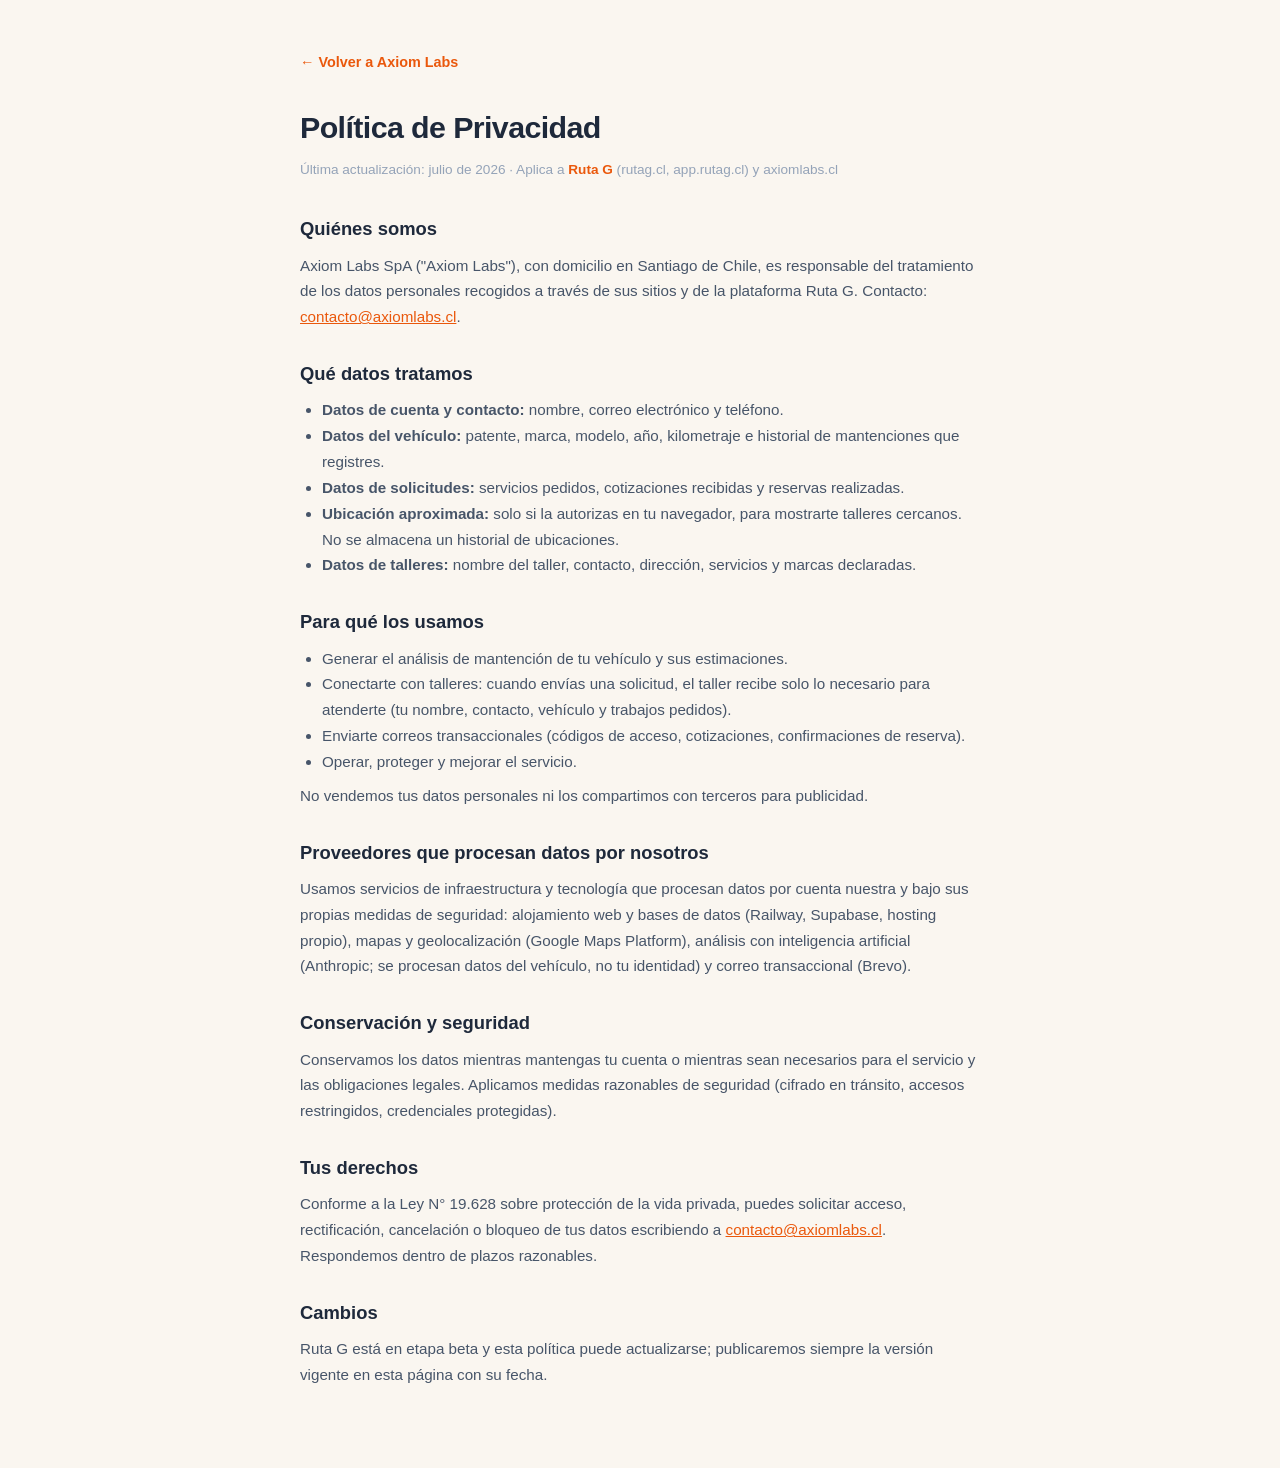
<file: privacidad.html>
<!DOCTYPE html>
<html lang="es-CL">
<head>
  <meta charset="UTF-8">
  <meta name="viewport" content="width=device-width, initial-scale=1.0">
  <title>Política de Privacidad · Axiom Labs / Ruta G</title>
  <meta name="description" content="Cómo Axiom Labs SpA y Ruta G tratan tus datos personales.">
  <meta name="robots" content="index,follow">
  <link rel="canonical" href="https://axiomlabs.cl/privacidad.html">
  <style>
    :root { color-scheme: light; }
    * { margin: 0; padding: 0; box-sizing: border-box; }
    body { font-family: -apple-system, BlinkMacSystemFont, 'Segoe UI', Roboto, sans-serif; background: #faf6f0; color: #1e293b; line-height: 1.7; }
    .wrap { max-width: 720px; margin: 0 auto; padding: 48px 20px 80px; }
    a { color: #ea580c; }
    h1 { font-size: 1.9rem; letter-spacing: -0.02em; margin-bottom: 4px; }
    .fecha { color: #94a3b8; font-size: .85rem; margin-bottom: 32px; }
    h2 { font-size: 1.15rem; margin: 28px 0 8px; }
    p, li { font-size: .95rem; color: #475569; }
    ul { padding-left: 22px; margin: 8px 0; }
    .top { display: inline-block; margin-bottom: 28px; font-weight: 600; text-decoration: none; font-size: .9rem; }
    .marca { font-weight: 800; color: #ea580c; }
  </style>
</head>
<body>
  <div class="wrap">
    <a class="top" href="/">← Volver a Axiom Labs</a>
    <h1>Política de Privacidad</h1>
    <p class="fecha">Última actualización: julio de 2026 · Aplica a <span class="marca">Ruta G</span> (rutag.cl, app.rutag.cl) y axiomlabs.cl</p>

    <h2>Quiénes somos</h2>
    <p>Axiom Labs SpA ("Axiom Labs"), con domicilio en Santiago de Chile, es responsable del tratamiento de los datos personales recogidos a través de sus sitios y de la plataforma Ruta G. Contacto: <a href="mailto:contacto@axiomlabs.cl">contacto@axiomlabs.cl</a>.</p>

    <h2>Qué datos tratamos</h2>
    <ul>
      <li><strong>Datos de cuenta y contacto:</strong> nombre, correo electrónico y teléfono.</li>
      <li><strong>Datos del vehículo:</strong> patente, marca, modelo, año, kilometraje e historial de mantenciones que registres.</li>
      <li><strong>Datos de solicitudes:</strong> servicios pedidos, cotizaciones recibidas y reservas realizadas.</li>
      <li><strong>Ubicación aproximada:</strong> solo si la autorizas en tu navegador, para mostrarte talleres cercanos. No se almacena un historial de ubicaciones.</li>
      <li><strong>Datos de talleres:</strong> nombre del taller, contacto, dirección, servicios y marcas declaradas.</li>
    </ul>

    <h2>Para qué los usamos</h2>
    <ul>
      <li>Generar el análisis de mantención de tu vehículo y sus estimaciones.</li>
      <li>Conectarte con talleres: cuando envías una solicitud, el taller recibe solo lo necesario para atenderte (tu nombre, contacto, vehículo y trabajos pedidos).</li>
      <li>Enviarte correos transaccionales (códigos de acceso, cotizaciones, confirmaciones de reserva).</li>
      <li>Operar, proteger y mejorar el servicio.</li>
    </ul>
    <p>No vendemos tus datos personales ni los compartimos con terceros para publicidad.</p>

    <h2>Proveedores que procesan datos por nosotros</h2>
    <p>Usamos servicios de infraestructura y tecnología que procesan datos por cuenta nuestra y bajo sus propias medidas de seguridad: alojamiento web y bases de datos (Railway, Supabase, hosting propio), mapas y geolocalización (Google Maps Platform), análisis con inteligencia artificial (Anthropic; se procesan datos del vehículo, no tu identidad) y correo transaccional (Brevo).</p>

    <h2>Conservación y seguridad</h2>
    <p>Conservamos los datos mientras mantengas tu cuenta o mientras sean necesarios para el servicio y las obligaciones legales. Aplicamos medidas razonables de seguridad (cifrado en tránsito, accesos restringidos, credenciales protegidas).</p>

    <h2>Tus derechos</h2>
    <p>Conforme a la Ley N° 19.628 sobre protección de la vida privada, puedes solicitar acceso, rectificación, cancelación o bloqueo de tus datos escribiendo a <a href="mailto:contacto@axiomlabs.cl">contacto@axiomlabs.cl</a>. Respondemos dentro de plazos razonables.</p>

    <h2>Cambios</h2>
    <p>Ruta G está en etapa beta y esta política puede actualizarse; publicaremos siempre la versión vigente en esta página con su fecha.</p>
  </div>
</body>
</html>
</file>
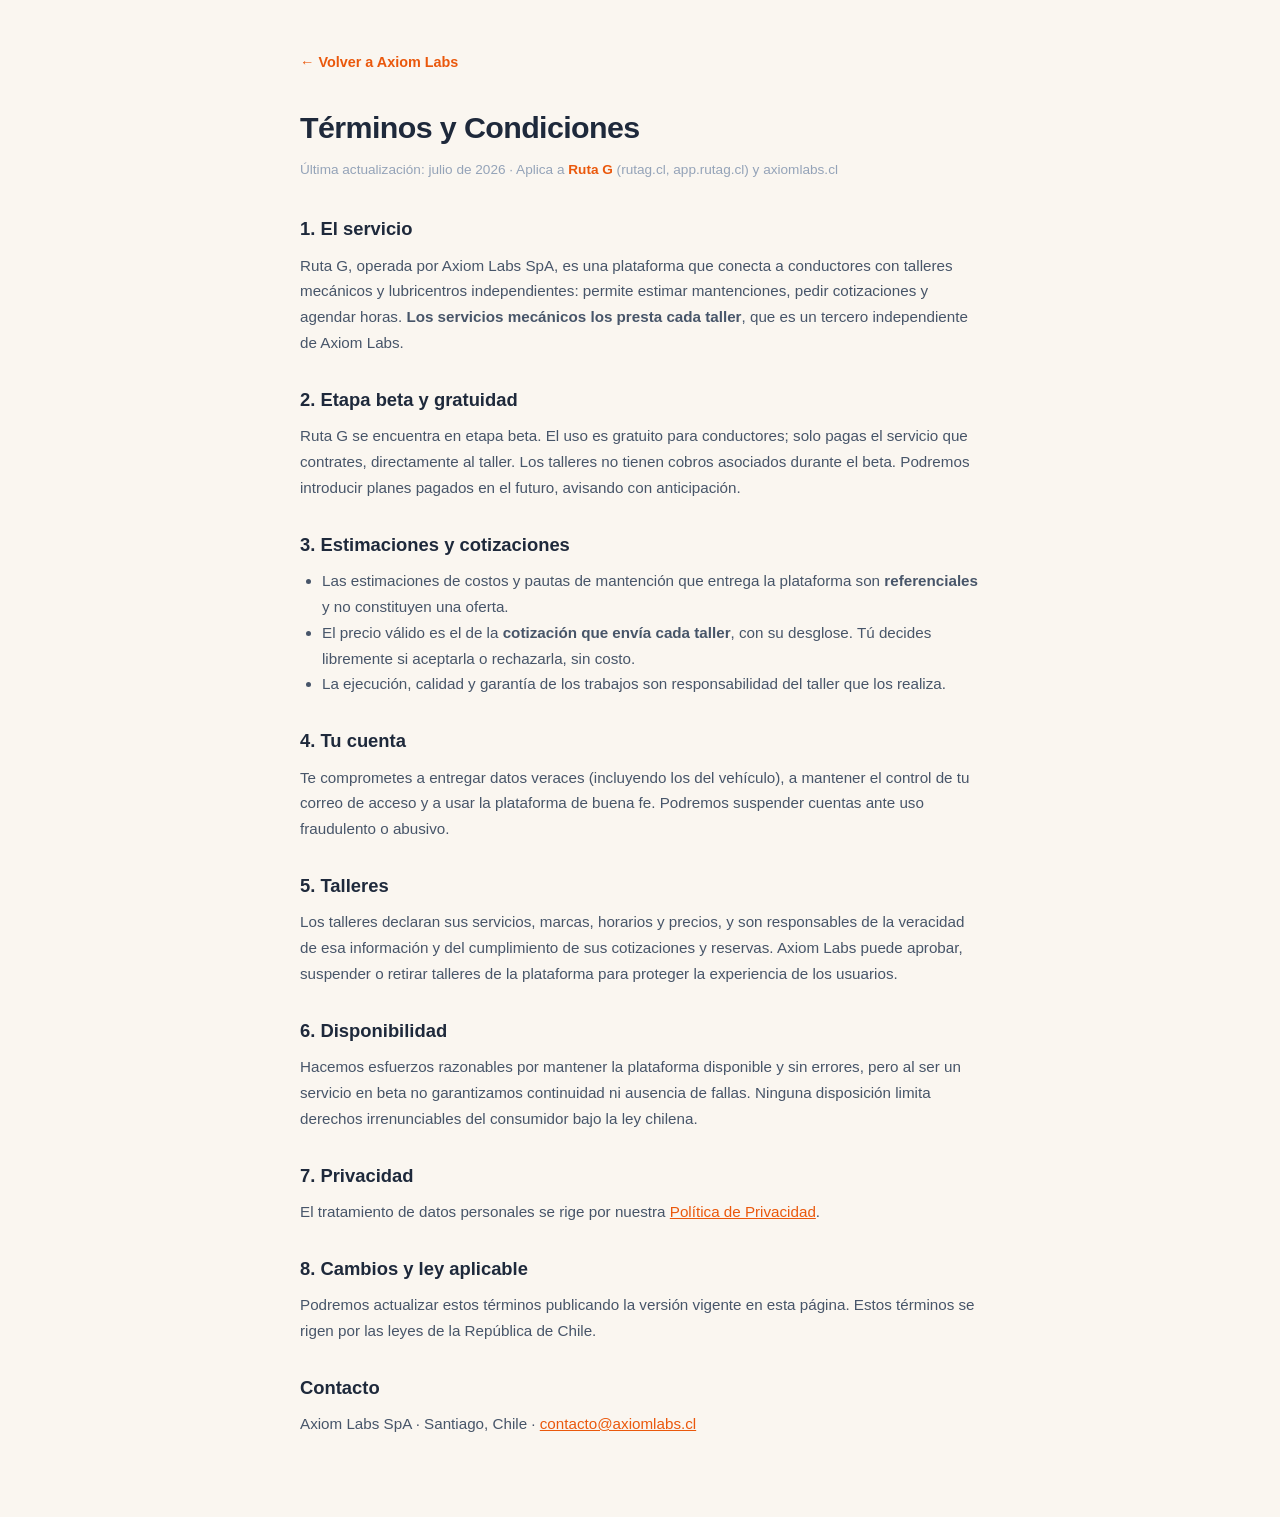
<file: terminos.html>
<!DOCTYPE html>
<html lang="es-CL">
<head>
  <meta charset="UTF-8">
  <meta name="viewport" content="width=device-width, initial-scale=1.0">
  <title>Términos y Condiciones · Axiom Labs / Ruta G</title>
  <meta name="description" content="Términos y condiciones de uso de Ruta G y los sitios de Axiom Labs SpA.">
  <meta name="robots" content="index,follow">
  <link rel="canonical" href="https://axiomlabs.cl/terminos.html">
  <style>
    :root { color-scheme: light; }
    * { margin: 0; padding: 0; box-sizing: border-box; }
    body { font-family: -apple-system, BlinkMacSystemFont, 'Segoe UI', Roboto, sans-serif; background: #faf6f0; color: #1e293b; line-height: 1.7; }
    .wrap { max-width: 720px; margin: 0 auto; padding: 48px 20px 80px; }
    a { color: #ea580c; }
    h1 { font-size: 1.9rem; letter-spacing: -0.02em; margin-bottom: 4px; }
    .fecha { color: #94a3b8; font-size: .85rem; margin-bottom: 32px; }
    h2 { font-size: 1.15rem; margin: 28px 0 8px; }
    p, li { font-size: .95rem; color: #475569; }
    ul { padding-left: 22px; margin: 8px 0; }
    .top { display: inline-block; margin-bottom: 28px; font-weight: 600; text-decoration: none; font-size: .9rem; }
    .marca { font-weight: 800; color: #ea580c; }
  </style>
</head>
<body>
  <div class="wrap">
    <a class="top" href="/">← Volver a Axiom Labs</a>
    <h1>Términos y Condiciones</h1>
    <p class="fecha">Última actualización: julio de 2026 · Aplica a <span class="marca">Ruta G</span> (rutag.cl, app.rutag.cl) y axiomlabs.cl</p>

    <h2>1. El servicio</h2>
    <p>Ruta G, operada por Axiom Labs SpA, es una plataforma que conecta a conductores con talleres mecánicos y lubricentros independientes: permite estimar mantenciones, pedir cotizaciones y agendar horas. <strong>Los servicios mecánicos los presta cada taller</strong>, que es un tercero independiente de Axiom Labs.</p>

    <h2>2. Etapa beta y gratuidad</h2>
    <p>Ruta G se encuentra en etapa beta. El uso es gratuito para conductores; solo pagas el servicio que contrates, directamente al taller. Los talleres no tienen cobros asociados durante el beta. Podremos introducir planes pagados en el futuro, avisando con anticipación.</p>

    <h2>3. Estimaciones y cotizaciones</h2>
    <ul>
      <li>Las estimaciones de costos y pautas de mantención que entrega la plataforma son <strong>referenciales</strong> y no constituyen una oferta.</li>
      <li>El precio válido es el de la <strong>cotización que envía cada taller</strong>, con su desglose. Tú decides libremente si aceptarla o rechazarla, sin costo.</li>
      <li>La ejecución, calidad y garantía de los trabajos son responsabilidad del taller que los realiza.</li>
    </ul>

    <h2>4. Tu cuenta</h2>
    <p>Te comprometes a entregar datos veraces (incluyendo los del vehículo), a mantener el control de tu correo de acceso y a usar la plataforma de buena fe. Podremos suspender cuentas ante uso fraudulento o abusivo.</p>

    <h2>5. Talleres</h2>
    <p>Los talleres declaran sus servicios, marcas, horarios y precios, y son responsables de la veracidad de esa información y del cumplimiento de sus cotizaciones y reservas. Axiom Labs puede aprobar, suspender o retirar talleres de la plataforma para proteger la experiencia de los usuarios.</p>

    <h2>6. Disponibilidad</h2>
    <p>Hacemos esfuerzos razonables por mantener la plataforma disponible y sin errores, pero al ser un servicio en beta no garantizamos continuidad ni ausencia de fallas. Ninguna disposición limita derechos irrenunciables del consumidor bajo la ley chilena.</p>

    <h2>7. Privacidad</h2>
    <p>El tratamiento de datos personales se rige por nuestra <a href="/privacidad.html">Política de Privacidad</a>.</p>

    <h2>8. Cambios y ley aplicable</h2>
    <p>Podremos actualizar estos términos publicando la versión vigente en esta página. Estos términos se rigen por las leyes de la República de Chile.</p>

    <h2>Contacto</h2>
    <p>Axiom Labs SpA · Santiago, Chile · <a href="mailto:contacto@axiomlabs.cl">contacto@axiomlabs.cl</a></p>
  </div>
</body>
</html>
</file>
<file: style.css>
@import url('https://fonts.googleapis.com/css2?family=Inter:wght@300;400;500;600;700&family=Outfit:wght@400;500;600;700;800&display=swap');

:root {
  /* Color Palette (HSL for consistency) */
  --bg-primary: hsl(222, 24%, 7%);
  --bg-secondary: hsl(222, 24%, 12%);
  --bg-tertiary: hsl(222, 24%, 17%);
  --border-color: hsla(222, 15%, 25%, 0.4);
  
  --accent-cyan: hsl(217, 91%, 60%);
  --accent-cyan-hover: hsl(217, 91%, 70%);
  --accent-cyan-glow: hsla(217, 91%, 60%, 0.25);
  
  --accent-orange: hsl(25, 100%, 53%);
  --accent-orange-hover: hsl(25, 100%, 63%);
  --accent-orange-glow: hsla(25, 100%, 53%, 0.25);
  
  --text-main: hsl(210, 20%, 98%);
  --text-muted: hsl(210, 15%, 72%);
  --text-subtle: hsl(210, 10%, 48%);
  
  --glass-bg: hsla(222, 24%, 10%, 0.7);
  --glass-border: hsla(0, 0%, 100%, 0.08);
  --glass-shadow: rgba(0, 0, 0, 0.4);
  
  /* Fonts */
  --font-family-headings: 'Outfit', 'Inter', sans-serif;
  --font-family-body: 'Inter', sans-serif;
  
  /* Transitions */
  --transition-fast: 0.2s ease;
  --transition-smooth: 0.4s cubic-bezier(0.16, 1, 0.3, 1);
  
  /* Border Radius */
  --radius-sm: 8px;
  --radius-md: 16px;
  --radius-lg: 24px;
  --radius-pill: 9999px;
}

/* Reset & Base Styles */
*, *::before, *::after {
  box-sizing: border-box;
  margin: 0;
  padding: 0;
}

html {
  scroll-behavior: smooth;
}

body {
  font-family: var(--font-family-body);
  background-color: var(--bg-primary);
  color: var(--text-main);
  line-height: 1.6;
  overflow-x: hidden;
}

h1, h2, h3, h4 {
  font-family: var(--font-family-headings);
  font-weight: 700;
  line-height: 1.2;
}

a {
  color: inherit;
  text-decoration: none;
  transition: var(--transition-fast);
}

button, input, select {
  font-family: inherit;
  font-size: inherit;
  color: inherit;
  background: none;
  border: none;
  outline: none;
}

/* Scrollbar Style */
::-webkit-scrollbar {
  width: 10px;
}
::-webkit-scrollbar-track {
  background: var(--bg-primary);
}
::-webkit-scrollbar-thumb {
  background: var(--bg-tertiary);
  border-radius: var(--radius-pill);
  border: 2px solid var(--bg-primary);
}
::-webkit-scrollbar-thumb:hover {
  background: var(--accent-cyan);
}

/* Global Container */
.container {
  width: 100%;
  max-width: 1200px;
  margin: 0 auto;
  padding: 0 24px;
}

/* Background Glow Effects */
.glow-background {
  position: absolute;
  width: 600px;
  height: 600px;
  border-radius: 50%;
  background: radial-gradient(circle, rgba(190, 100, 48, 0.08) 0%, rgba(0,0,0,0) 70%);
  top: -200px;
  right: -100px;
  z-index: -1;
  pointer-events: none;
}

.glow-background-left {
  position: absolute;
  width: 800px;
  height: 800px;
  border-radius: 50%;
  background: radial-gradient(circle, rgba(25, 100, 53, 0.04) 0%, rgba(0,0,0,0) 70%);
  top: 800px;
  left: -300px;
  z-index: -1;
  pointer-events: none;
}

/* Navbar */
.navbar {
  position: fixed;
  top: 0;
  left: 0;
  width: 100%;
  z-index: 100;
  background-color: var(--glass-bg);
  backdrop-filter: blur(16px);
  -webkit-backdrop-filter: blur(16px);
  border-bottom: 1px solid var(--glass-border);
  box-shadow: 0 4px 30px var(--glass-shadow);
  transition: var(--transition-fast);
}

.navbar .container {
  display: flex;
  justify-content: space-between;
  align-items: center;
  height: 80px;
}

.logo {
  display: flex;
  align-items: center;
  gap: 10px;
  font-family: var(--font-family-headings);
  font-size: 1.5rem;
  font-weight: 800;
  letter-spacing: -0.5px;
}

.logo span {
  color: var(--accent-cyan);
}

.logo-sub {
  font-size: 0.75rem;
  font-weight: 500;
  color: var(--text-muted);
  background: var(--bg-tertiary);
  padding: 2px 8px;
  border-radius: var(--radius-sm);
  margin-left: 5px;
  border: 1px solid var(--border-color);
}

.nav-links {
  display: flex;
  align-items: center;
  gap: 32px;
  list-style: none;
}

.nav-links a {
  font-weight: 500;
  color: var(--text-muted);
  position: relative;
  padding: 8px 0;
}

.nav-links a:hover,
.nav-links a.active {
  color: var(--text-main);
}

.nav-links a::after {
  content: '';
  position: absolute;
  bottom: 0;
  left: 0;
  width: 0;
  height: 2px;
  background-color: var(--accent-cyan);
  transition: var(--transition-fast);
}

.nav-links a:hover::after {
  width: 100%;
}

.nav-cta {
  background: linear-gradient(135deg, var(--accent-cyan), var(--accent-cyan-hover));
  color: var(--bg-primary);
  font-weight: 600;
  padding: 10px 22px;
  border-radius: var(--radius-pill);
  box-shadow: 0 4px 15px var(--accent-cyan-glow);
  transition: var(--transition-fast);
}

.nav-cta:hover {
  transform: translateY(-2px);
  box-shadow: 0 6px 20px var(--accent-cyan-glow);
}

.mobile-menu-btn {
  display: none;
  font-size: 1.8rem;
  cursor: pointer;
  color: var(--text-main);
}

/* Buttons */
.btn {
  display: inline-flex;
  align-items: center;
  justify-content: center;
  padding: 14px 28px;
  border-radius: var(--radius-pill);
  font-weight: 600;
  transition: var(--transition-fast);
  cursor: pointer;
  gap: 8px;
}

.btn-primary {
  background: linear-gradient(135deg, var(--accent-cyan), var(--accent-cyan-hover));
  color: var(--bg-primary);
  box-shadow: 0 4px 20px var(--accent-cyan-glow);
}

.btn-primary:hover {
  transform: translateY(-2px);
  box-shadow: 0 8px 30px var(--accent-cyan-glow);
}

.btn-secondary {
  background-color: var(--bg-secondary);
  border: 1px solid var(--border-color);
  color: var(--text-main);
}

.btn-secondary:hover {
  background-color: var(--bg-tertiary);
  transform: translateY(-2px);
  border-color: var(--text-muted);
}

.btn-accent {
  background: linear-gradient(135deg, var(--accent-orange), var(--accent-orange-hover));
  color: var(--bg-primary);
  box-shadow: 0 4px 20px var(--accent-orange-glow);
}

.btn-accent:hover {
  transform: translateY(-2px);
  box-shadow: 0 8px 30px var(--accent-orange-glow);
}

/* Sections General */
section {
  padding: 100px 0;
  position: relative;
}

.section-tag {
  display: inline-block;
  font-size: 0.8rem;
  font-weight: 600;
  text-transform: uppercase;
  letter-spacing: 2px;
  color: var(--accent-cyan);
  margin-bottom: 16px;
  background-color: hsla(217, 91%, 60%, 0.1);
  padding: 4px 12px;
  border-radius: var(--radius-pill);
  border: 1px solid hsla(217, 91%, 60%, 0.2);
}

.section-tag-alt {
  color: var(--accent-orange);
  background-color: hsla(25, 100%, 53%, 0.1);
  border: 1px solid hsla(25, 100%, 53%, 0.2);
}

.section-title {
  font-size: 2.5rem;
  margin-bottom: 20px;
  background: linear-gradient(135deg, var(--text-main) 30%, var(--text-muted));
  -webkit-background-clip: text;
  -webkit-text-fill-color: transparent;
}

.section-desc {
  font-size: 1.1rem;
  color: var(--text-muted);
  max-width: 600px;
  margin-bottom: 48px;
}

/* Hero Section */
.hero {
  padding-top: 180px;
  padding-bottom: 80px;
  min-height: 90vh;
  display: flex;
  align-items: center;
}

.hero-grid {
  display: grid;
  grid-template-columns: 1.1fr 0.9fr;
  gap: 64px;
  align-items: center;
}

.hero-title {
  font-size: 3.5rem;
  line-height: 1.1;
  letter-spacing: -1.5px;
  margin-bottom: 24px;
  font-weight: 800;
}

.hero-title span {
  background: linear-gradient(135deg, var(--accent-cyan), var(--accent-cyan-hover));
  -webkit-background-clip: text;
  -webkit-text-fill-color: transparent;
}

.hero-title .alt-gradient {
  background: linear-gradient(135deg, var(--accent-orange), var(--accent-orange-hover));
  -webkit-background-clip: text;
  -webkit-text-fill-color: transparent;
}

.hero-text {
  font-size: 1.25rem;
  color: var(--text-muted);
  margin-bottom: 36px;
  font-weight: 400;
}

.hero-actions {
  display: flex;
  gap: 16px;
  margin-bottom: 48px;
}

.hero-stats {
  display: flex;
  gap: 48px;
  border-top: 1px solid var(--border-color);
  padding-top: 32px;
}

.stat-item h3 {
  font-size: 2rem;
  color: var(--text-main);
}

.stat-item h3 span {
  color: var(--accent-cyan);
}

.stat-item p {
  color: var(--text-muted);
  font-size: 0.9rem;
}

/* Hero Visual (Mockup) */
.hero-visual {
  position: relative;
  display: flex;
  justify-content: center;
  align-items: center;
}

.mockup-wrapper {
  position: relative;
  z-index: 10;
  width: 100%;
  max-width: 380px;
  border-radius: 40px;
  padding: 10px;
  background: linear-gradient(135deg, hsla(0, 0%, 100%, 0.1) 0%, hsla(0,0%,100%,0.02) 100%);
  border: 1px solid var(--glass-border);
  box-shadow: 0 25px 50px -12px rgba(0, 0, 0, 0.7);
  animation: floatApp 6s ease-in-out infinite;
}

.mockup-img {
  width: 100%;
  height: auto;
  border-radius: 32px;
  display: block;
}

.glow-circle {
  position: absolute;
  width: 300px;
  height: 300px;
  border-radius: 50%;
  background-color: var(--accent-cyan-glow);
  filter: blur(80px);
  z-index: 1;
}

/* Features Section */
.features-grid {
  display: grid;
  grid-template-columns: repeat(auto-fit, minmax(240px, 1fr));
  gap: 32px;
}

.feature-card {
  background-color: var(--bg-secondary);
  border: 1px solid var(--border-color);
  border-radius: var(--radius-md);
  padding: 32px;
  transition: var(--transition-smooth);
  position: relative;
  overflow: hidden;
}

.feature-card::before {
  content: '';
  position: absolute;
  top: 0;
  left: 0;
  width: 100%;
  height: 100%;
  background: linear-gradient(180deg, var(--accent-cyan-glow) 0%, rgba(0,0,0,0) 100%);
  opacity: 0;
  transition: var(--transition-fast);
  z-index: 1;
  pointer-events: none;
}

.feature-card:hover {
  transform: translateY(-8px);
  border-color: var(--accent-cyan);
  box-shadow: 0 12px 30px -10px var(--accent-cyan-glow);
}

.feature-card:hover::before {
  opacity: 1;
}

.feature-icon {
  width: 56px;
  height: 56px;
  background-color: var(--bg-tertiary);
  border-radius: var(--radius-sm);
  display: flex;
  align-items: center;
  justify-content: center;
  font-size: 1.8rem;
  color: var(--accent-cyan);
  margin-bottom: 24px;
  border: 1px solid var(--border-color);
  transition: var(--transition-fast);
  z-index: 2;
  position: relative;
}

.feature-card:hover .feature-icon {
  background-color: var(--accent-cyan);
  color: var(--bg-primary);
  border-color: var(--accent-cyan);
  box-shadow: 0 4px 15px var(--accent-cyan-glow);
}

.feature-card h3 {
  font-size: 1.3rem;
  margin-bottom: 12px;
  z-index: 2;
  position: relative;
}

.feature-card p {
  color: var(--text-muted);
  font-size: 0.95rem;
  z-index: 2;
  position: relative;
}

/* Interactive Calculator Section */
.calc-card {
  background-color: var(--bg-secondary);
  border: 1px solid var(--border-color);
  border-radius: var(--radius-lg);
  padding: 48px;
  display: grid;
  grid-template-columns: 1fr 1fr;
  gap: 48px;
  box-shadow: 0 20px 40px rgba(0,0,0,0.5);
  position: relative;
}

.calc-inputs {
  display: flex;
  flex-direction: column;
  gap: 24px;
}

.form-group {
  display: flex;
  flex-direction: column;
  gap: 8px;
}

.form-group label {
  font-weight: 500;
  color: var(--text-main);
  font-size: 0.95rem;
}

.form-group select, 
.form-group input {
  background-color: var(--bg-tertiary);
  border: 1px solid var(--border-color);
  border-radius: var(--radius-sm);
  padding: 12px 16px;
  color: var(--text-main);
  transition: var(--transition-fast);
  width: 100%;
}

.form-group select:focus, 
.form-group input:focus {
  border-color: var(--accent-cyan);
  box-shadow: 0 0 0 2px var(--accent-cyan-glow);
}

.form-group select option {
  background-color: var(--bg-secondary);
}

.calc-results {
  background-color: var(--bg-tertiary);
  border-radius: var(--radius-md);
  padding: 32px;
  border: 1px solid var(--border-color);
  display: flex;
  flex-direction: column;
  justify-content: space-between;
  min-height: 300px;
  transition: var(--transition-smooth);
}

.result-placeholder {
  display: flex;
  flex-direction: column;
  align-items: center;
  justify-content: center;
  text-align: center;
  height: 100%;
  color: var(--text-muted);
  gap: 16px;
}

.result-placeholder i {
  font-size: 3rem;
  color: var(--text-subtle);
}

.result-data {
  display: none;
  animation: fadeIn 0.4s ease-in-out forwards;
}

.result-header {
  border-bottom: 1px solid var(--border-color);
  padding-bottom: 16px;
  margin-bottom: 20px;
}

.result-header h4 {
  font-size: 1.25rem;
  color: var(--accent-cyan);
}

.result-header p {
  font-size: 0.9rem;
  color: var(--text-muted);
}

.result-saving {
  display: flex;
  align-items: center;
  gap: 16px;
  margin-bottom: 24px;
}

.saving-amount {
  font-size: 2.2rem;
  font-weight: 800;
  color: var(--accent-orange);
  font-family: var(--font-family-headings);
}

.saving-text {
  font-size: 0.85rem;
  color: var(--text-muted);
  line-height: 1.3;
}

.result-tasks-title {
  font-size: 0.9rem;
  font-weight: 600;
  text-transform: uppercase;
  letter-spacing: 1px;
  color: var(--text-main);
  margin-bottom: 12px;
}

.result-tasks-list {
  list-style: none;
  display: flex;
  flex-direction: column;
  gap: 10px;
  margin-bottom: 24px;
}

.result-tasks-list li {
  font-size: 0.95rem;
  color: var(--text-muted);
  display: flex;
  align-items: center;
  gap: 8px;
}

.result-tasks-list li::before {
  content: '✓';
  color: var(--accent-cyan);
  font-weight: bold;
}

/* Workshop B2B Section */
.b2b {
  background-color: var(--bg-secondary);
}

.b2b-grid {
  display: grid;
  grid-template-columns: 1fr 1fr;
  gap: 64px;
  align-items: center;
}

.b2b-benefits {
  display: flex;
  flex-direction: column;
  gap: 24px;
  margin-top: 32px;
}

.benefit-item {
  display: flex;
  gap: 16px;
}

.benefit-num {
  font-size: 1.25rem;
  font-weight: 800;
  color: var(--accent-orange);
  font-family: var(--font-family-headings);
  width: 32px;
  height: 32px;
  border-radius: 50%;
  background-color: hsla(25, 100%, 53%, 0.1);
  display: flex;
  align-items: center;
  justify-content: center;
  flex-shrink: 0;
  border: 1px solid hsla(25, 100%, 53%, 0.2);
}

.benefit-text h4 {
  font-size: 1.1rem;
  margin-bottom: 4px;
}

.benefit-text p {
  color: var(--text-muted);
  font-size: 0.95rem;
}

.b2b-visual {
  background-color: var(--bg-tertiary);
  border: 1px solid var(--border-color);
  border-radius: var(--radius-lg);
  padding: 40px;
  box-shadow: 0 15px 30px rgba(0,0,0,0.3);
  position: relative;
  overflow: hidden;
}

.b2b-visual::after {
  content: '';
  position: absolute;
  top: -20px;
  right: -20px;
  width: 150px;
  height: 150px;
  background-color: var(--accent-orange-glow);
  filter: blur(50px);
  border-radius: 50%;
}

.b2b-quote {
  font-size: 1.2rem;
  font-style: italic;
  margin-bottom: 24px;
  line-height: 1.5;
  color: var(--text-main);
  position: relative;
}

.b2b-author {
  display: flex;
  align-items: center;
  gap: 12px;
}

.b2b-author-info h5 {
  font-size: 0.95rem;
  font-weight: 600;
}

.b2b-author-info p {
  font-size: 0.8rem;
  color: var(--text-muted);
}

/* FAQs Section */
.faq-list {
  max-width: 800px;
  margin: 0 auto;
  display: flex;
  flex-direction: column;
  gap: 16px;
}

.faq-item {
  background-color: var(--bg-secondary);
  border: 1px solid var(--border-color);
  border-radius: var(--radius-md);
  overflow: hidden;
  transition: var(--transition-fast);
}

.faq-header {
  padding: 24px 32px;
  display: flex;
  justify-content: space-between;
  align-items: center;
  cursor: pointer;
  user-select: none;
}

.faq-header h3 {
  font-size: 1.1rem;
  font-weight: 600;
  transition: var(--transition-fast);
}

.faq-icon {
  font-size: 1.2rem;
  transition: var(--transition-smooth);
  color: var(--accent-cyan);
}

.faq-content {
  max-height: 0;
  overflow: hidden;
  transition: var(--transition-smooth);
  padding: 0 32px;
}

.faq-content p {
  padding-bottom: 24px;
  color: var(--text-muted);
  font-size: 0.95rem;
}

/* Active FAQ state */
.faq-item.active {
  border-color: var(--accent-cyan);
}

.faq-item.active .faq-header h3 {
  color: var(--accent-cyan);
}

.faq-item.active .faq-icon {
  transform: rotate(45deg);
}

/* Waitlist (Newsletter) Section */
.waitlist-section {
  text-align: center;
}

.waitlist-card {
  max-width: 800px;
  margin: 0 auto;
  background: linear-gradient(135deg, var(--bg-secondary) 0%, var(--bg-tertiary) 100%);
  border: 1px solid var(--border-color);
  border-radius: var(--radius-lg);
  padding: 64px 32px;
  position: relative;
  overflow: hidden;
  box-shadow: 0 20px 40px rgba(0,0,0,0.5);
}

.waitlist-card::after {
  content: '';
  position: absolute;
  bottom: -40px;
  left: -40px;
  width: 200px;
  height: 200px;
  background-color: var(--accent-cyan-glow);
  filter: blur(80px);
  border-radius: 50%;
}

.waitlist-card h2 {
  font-size: 2.2rem;
  margin-bottom: 16px;
}

.waitlist-card p {
  color: var(--text-muted);
  max-width: 500px;
  margin: 0 auto 32px auto;
  font-size: 1rem;
}

.waitlist-form {
  display: flex;
  max-width: 500px;
  margin: 0 auto;
  gap: 12px;
  position: relative;
  z-index: 5;
}

.waitlist-form input {
  flex-grow: 1;
  background-color: var(--bg-primary);
  border: 1px solid var(--border-color);
  border-radius: var(--radius-pill);
  padding: 14px 24px;
  color: var(--text-main);
  transition: var(--transition-fast);
}

.waitlist-form input:focus {
  border-color: var(--accent-cyan);
  box-shadow: 0 0 0 2px var(--accent-cyan-glow);
}

.waitlist-form button {
  flex-shrink: 0;
}

.form-success-msg {
  display: none;
  color: var(--accent-cyan);
  margin-top: 16px;
  font-weight: 500;
  animation: fadeIn 0.4s ease forwards;
}

/* Footer */
footer {
  border-top: 1px solid var(--border-color);
  background-color: var(--bg-primary);
  padding: 60px 0 30px 0;
  font-size: 0.9rem;
  color: var(--text-muted);
}

.footer-grid {
  display: grid;
  grid-template-columns: 1.5fr 1fr 1fr;
  gap: 48px;
  margin-bottom: 48px;
}

.footer-brand p {
  margin-top: 12px;
  max-width: 320px;
  font-size: 0.95rem;
}

.footer-links h4 {
  color: var(--text-main);
  margin-bottom: 16px;
  font-size: 1rem;
}

.footer-links ul {
  list-style: none;
  display: flex;
  flex-direction: column;
  gap: 10px;
}

.footer-links a:hover {
  color: var(--accent-cyan);
}

.footer-bottom {
  display: flex;
  justify-content: space-between;
  align-items: center;
  border-top: 1px solid var(--border-color);
  padding-top: 30px;
}

.footer-bottom-links {
  display: flex;
  gap: 24px;
}

.footer-bottom-links a:hover {
  color: var(--text-main);
}

/* Animations */
@keyframes floatApp {
  0% {
    transform: translateY(0px);
  }
  50% {
    transform: translateY(-12px);
  }
  100% {
    transform: translateY(0px);
  }
}

@keyframes fadeIn {
  from {
    opacity: 0;
    transform: translateY(10px);
  }
  to {
    opacity: 1;
    transform: translateY(0);
  }
}

/* Responsive Styles */
@media (max-width: 992px) {
  .hero-grid {
    grid-template-columns: 1fr;
    text-align: center;
    gap: 48px;
  }
  
  .hero-actions {
    justify-content: center;
  }
  
  .hero-stats {
    justify-content: center;
  }
  
  .hero-visual {
    order: -1;
  }
  
  .calc-card {
    grid-template-columns: 1fr;
    gap: 32px;
    padding: 32px;
  }
  
  .b2b-grid {
    grid-template-columns: 1fr;
    gap: 48px;
  }
}

@media (max-width: 768px) {
  .nav-links {
    display: none;
    flex-direction: column;
    position: absolute;
    top: 80px;
    left: 0;
    width: 100%;
    background-color: var(--bg-secondary);
    padding: 24px;
    border-bottom: 1px solid var(--border-color);
    gap: 20px;
    z-index: 99;
  }

  .nav-links.open {
    display: flex;
  }

  .nav-cta {
    display: none;
  }

  .mobile-menu-btn {
    display: block;
  }

  .section-title {
    font-size: 1.85rem;
  }

  .hero-title {
    font-size: 2.4rem;
    letter-spacing: -1px;
  }

  .hero-text {
    font-size: 1.05rem;
  }

  .hero-stats {
    gap: 24px;
    flex-wrap: wrap;
    justify-content: center;
  }

  .stat-item {
    text-align: center;
    min-width: 80px;
  }

  .calc-card {
    padding: 24px 20px;
  }

  .waitlist-card {
    padding: 40px 20px;
  }

  .footer-grid {
    grid-template-columns: 1fr;
    gap: 32px;
  }

  .footer-bottom {
    flex-direction: column;
    gap: 16px;
    text-align: center;
  }

  .waitlist-form {
    flex-direction: column;
    border-radius: var(--radius-md);
  }

  .waitlist-form input {
    border-radius: var(--radius-pill);
  }

  .hero-actions {
    flex-direction: column;
    align-items: center;
  }

  .hero-actions .btn {
    width: 100%;
    max-width: 320px;
  }
}

@media (max-width: 480px) {
  .hero-title {
    font-size: 2rem;
  }

  .section-title {
    font-size: 1.6rem;
  }

  .hero-stats {
    gap: 16px;
  }

  .stat-item h3 {
    font-size: 1.5rem;
  }

  .feature-card {
    padding: 24px;
  }

  .calc-card {
    padding: 20px 16px;
  }
}

/* Talleres Section */
.talleres-section {
  border-top: 1px solid var(--border-color);
  background: linear-gradient(135deg, var(--bg-primary) 0%, hsla(25, 100%, 53%, 0.04) 100%);
}

.talleres-grid {
  display: grid;
  grid-template-columns: 1.1fr 0.9fr;
  gap: 80px;
  align-items: center;
}

.talleres-benefits {
  display: flex;
  flex-direction: column;
  gap: 24px;
}

.taller-benefit {
  display: flex;
  gap: 16px;
  align-items: flex-start;
}

.taller-benefit-icon {
  font-size: 1.5rem;
  width: 48px;
  height: 48px;
  background: hsla(25, 100%, 53%, 0.1);
  border: 1px solid hsla(25, 100%, 53%, 0.2);
  border-radius: var(--radius-sm);
  display: flex;
  align-items: center;
  justify-content: center;
  flex-shrink: 0;
}

.taller-benefit h4 {
  font-size: 1rem;
  margin-bottom: 4px;
  color: var(--text-main);
}

.taller-benefit p {
  font-size: 0.9rem;
  color: var(--text-muted);
}

.talleres-visual {
  display: flex;
  flex-direction: column;
  gap: 16px;
}

.taller-stat-card {
  background: var(--bg-secondary);
  border: 1px solid var(--border-color);
  border-radius: var(--radius-md);
  padding: 20px 24px;
  display: flex;
  align-items: center;
  gap: 16px;
  transition: var(--transition-fast);
}

.taller-stat-card:hover {
  border-color: var(--accent-orange);
  transform: translateX(4px);
}

.taller-stat-icon {
  font-size: 1.5rem;
  flex-shrink: 0;
}

.taller-stat-info {
  display: flex;
  flex-direction: column;
  gap: 2px;
}

.taller-stat-label {
  font-size: 0.75rem;
  font-weight: 600;
  text-transform: uppercase;
  letter-spacing: 1px;
  color: var(--accent-orange);
}

.taller-stat-value {
  font-size: 0.9rem;
  color: var(--text-muted);
}

@media (max-width: 992px) {
  .talleres-grid {
    grid-template-columns: 1fr;
    gap: 48px;
  }
}

/* Axiom Labs Additional Corporate Styles */
.about-section {
  position: relative;
}

#founder-mario:hover {
  border-color: var(--accent-orange);
  box-shadow: 0 12px 30px -10px var(--accent-orange-glow);
}

#founder-mario::before {
  background: linear-gradient(180deg, var(--accent-orange-glow) 0%, rgba(0,0,0,0) 100%);
}

#founder-rodrigo:hover {
  border-color: var(--accent-cyan);
  box-shadow: 0 12px 30px -10px var(--accent-cyan-glow);
}

.webapp-section {
  border-top: 1px solid var(--border-color);
  background-color: var(--bg-primary);
}

.rutag-section {
  position: relative;
}
</file>
